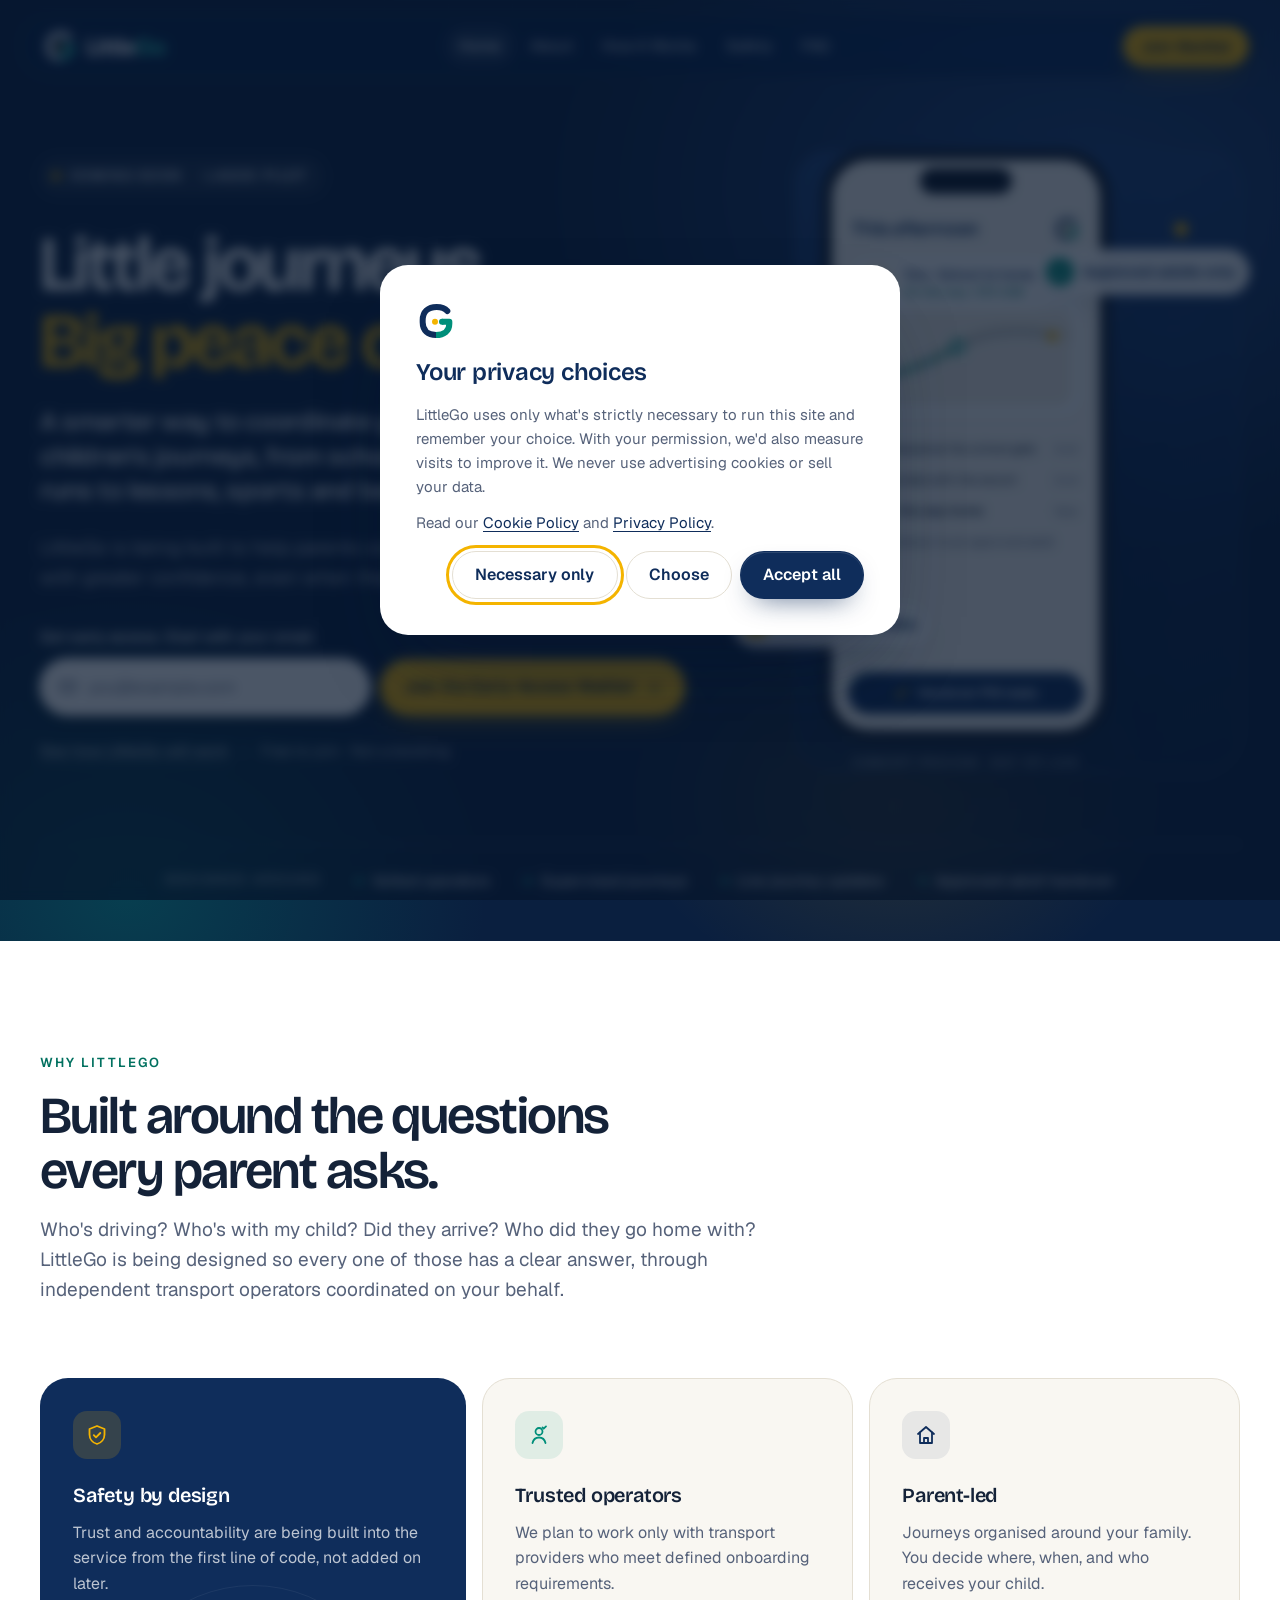
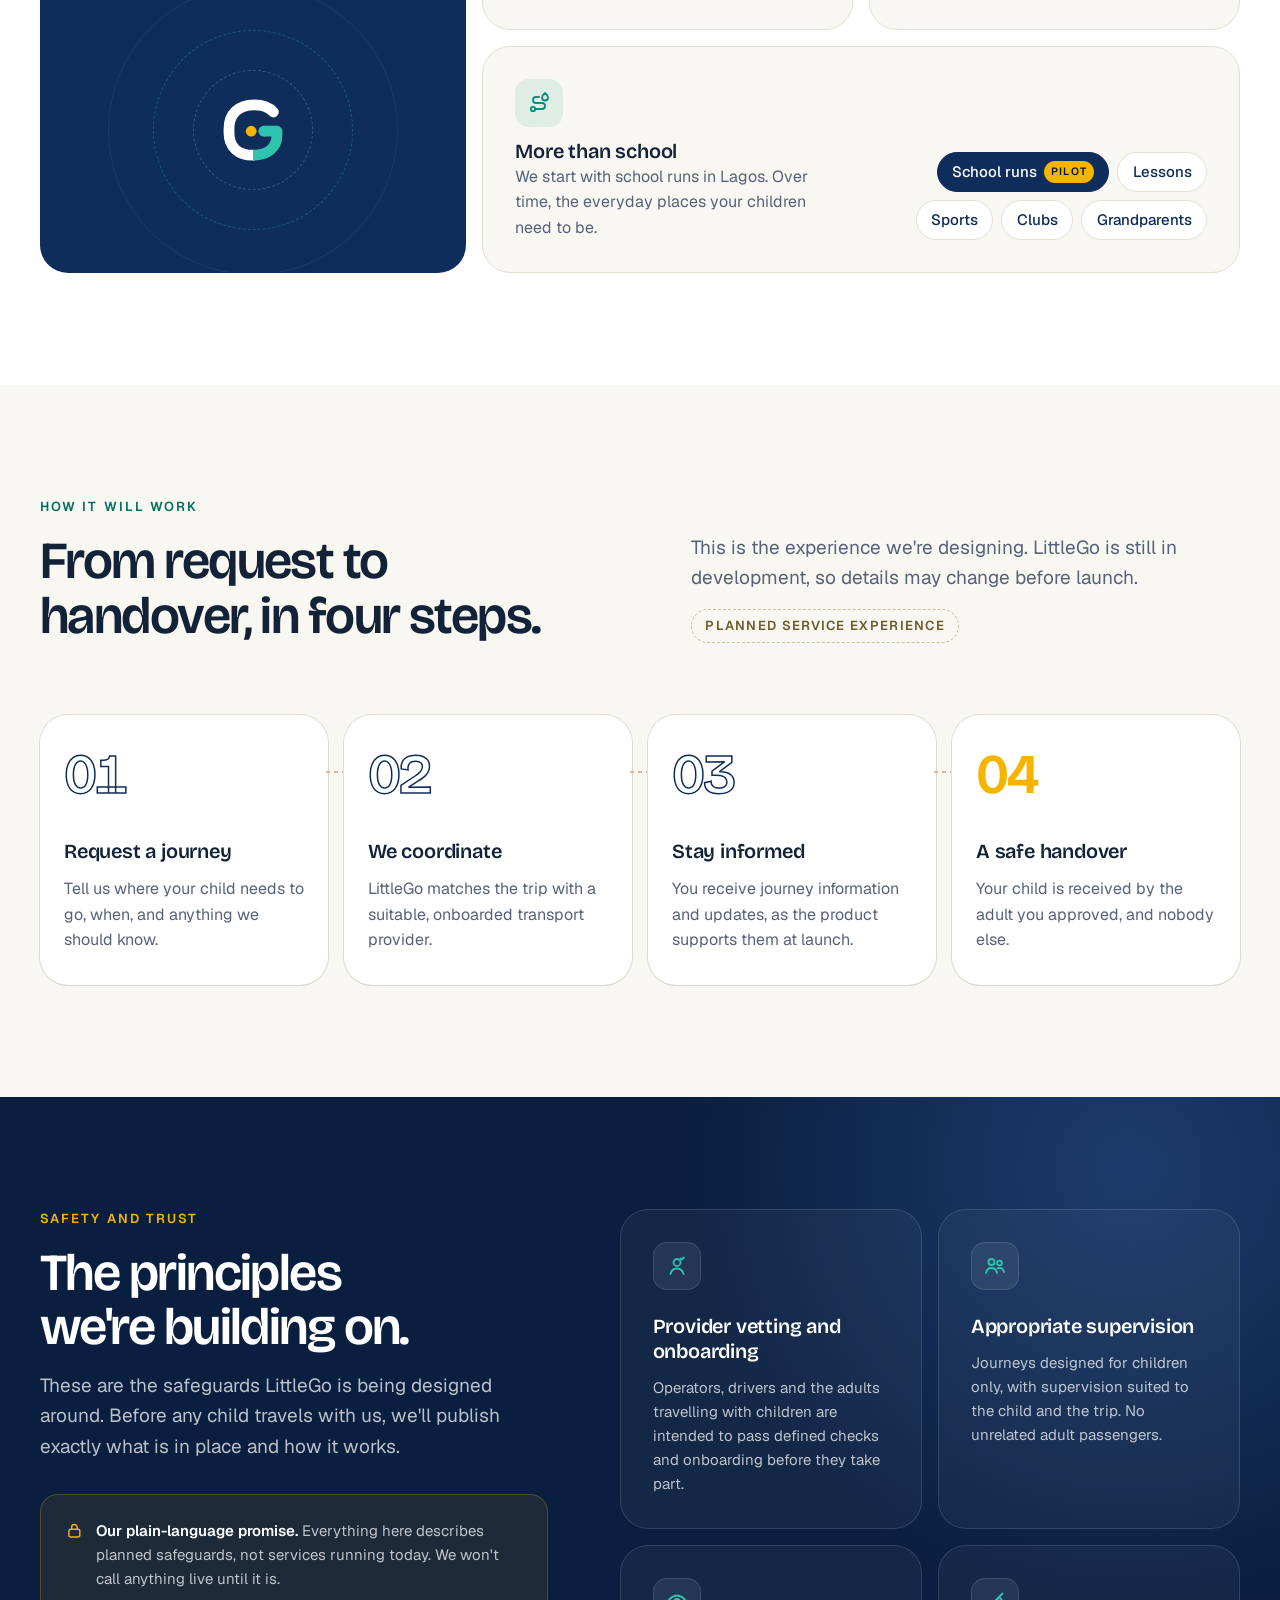
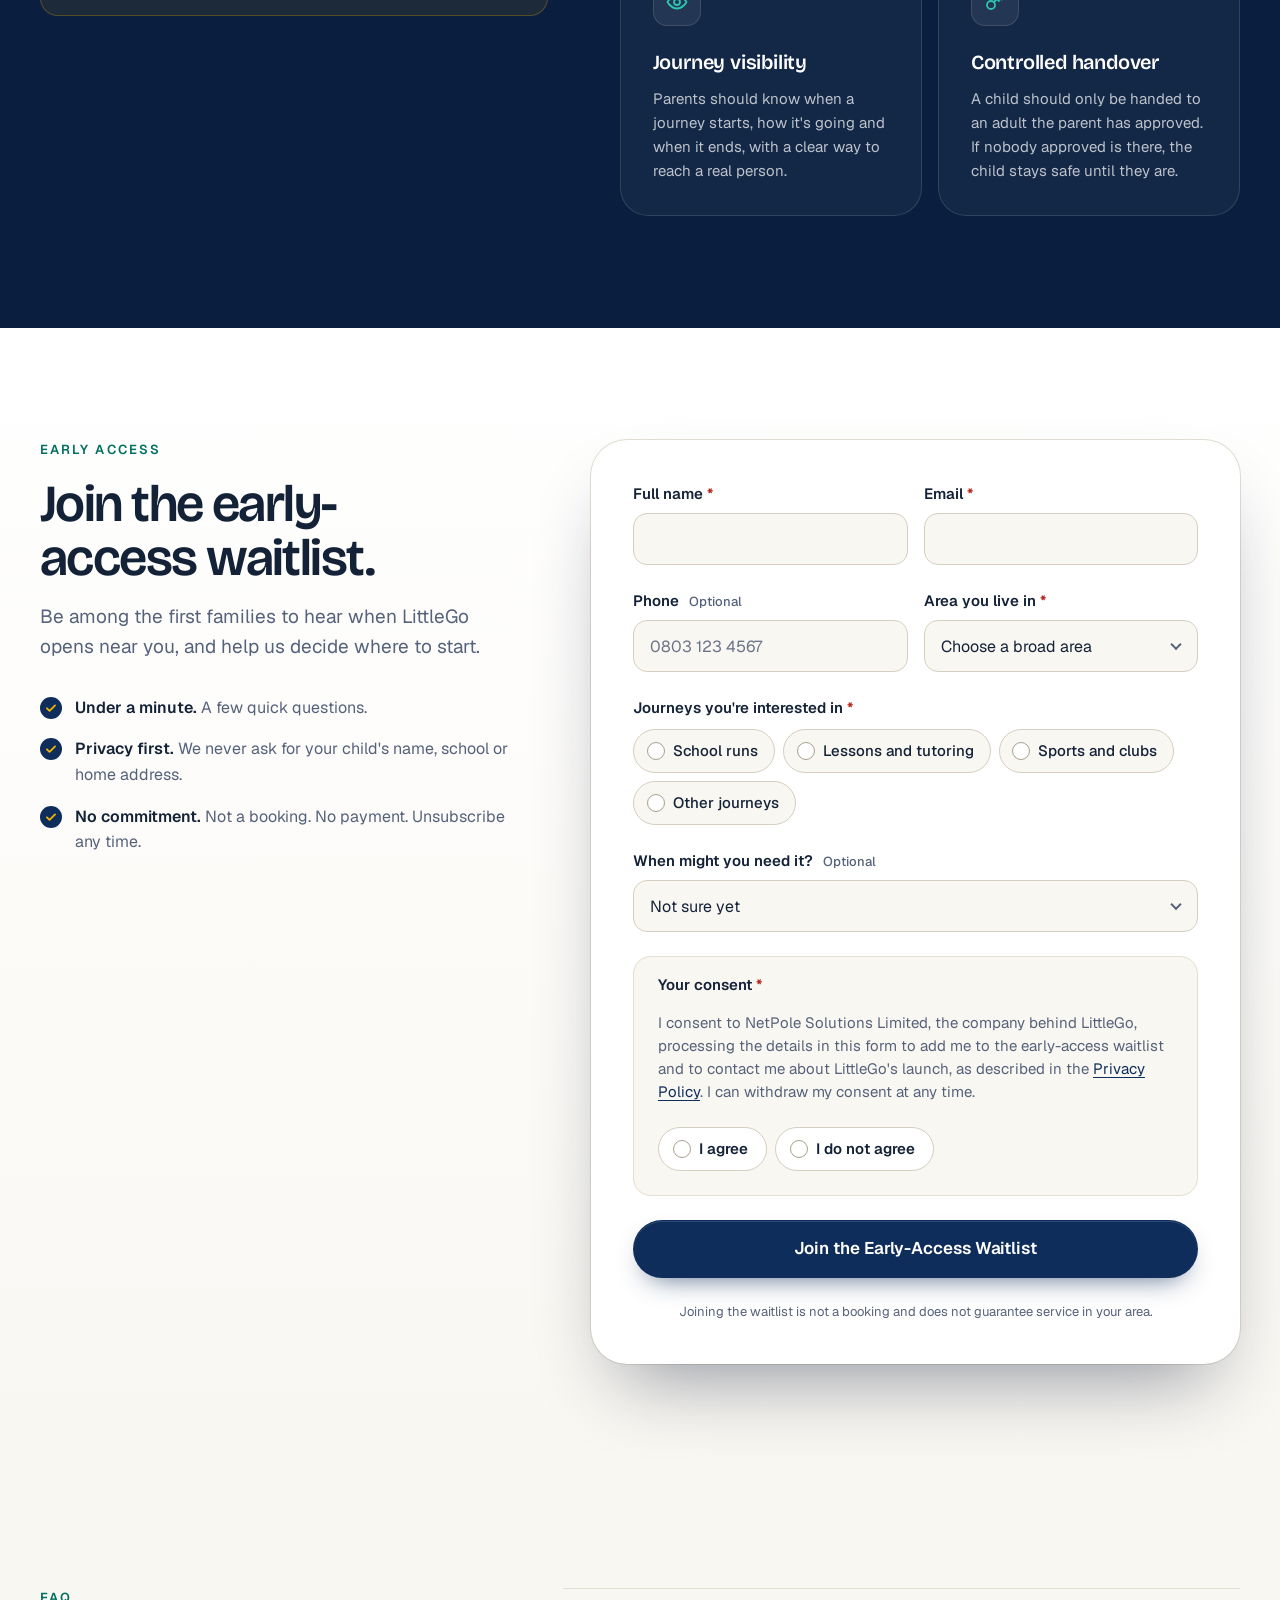
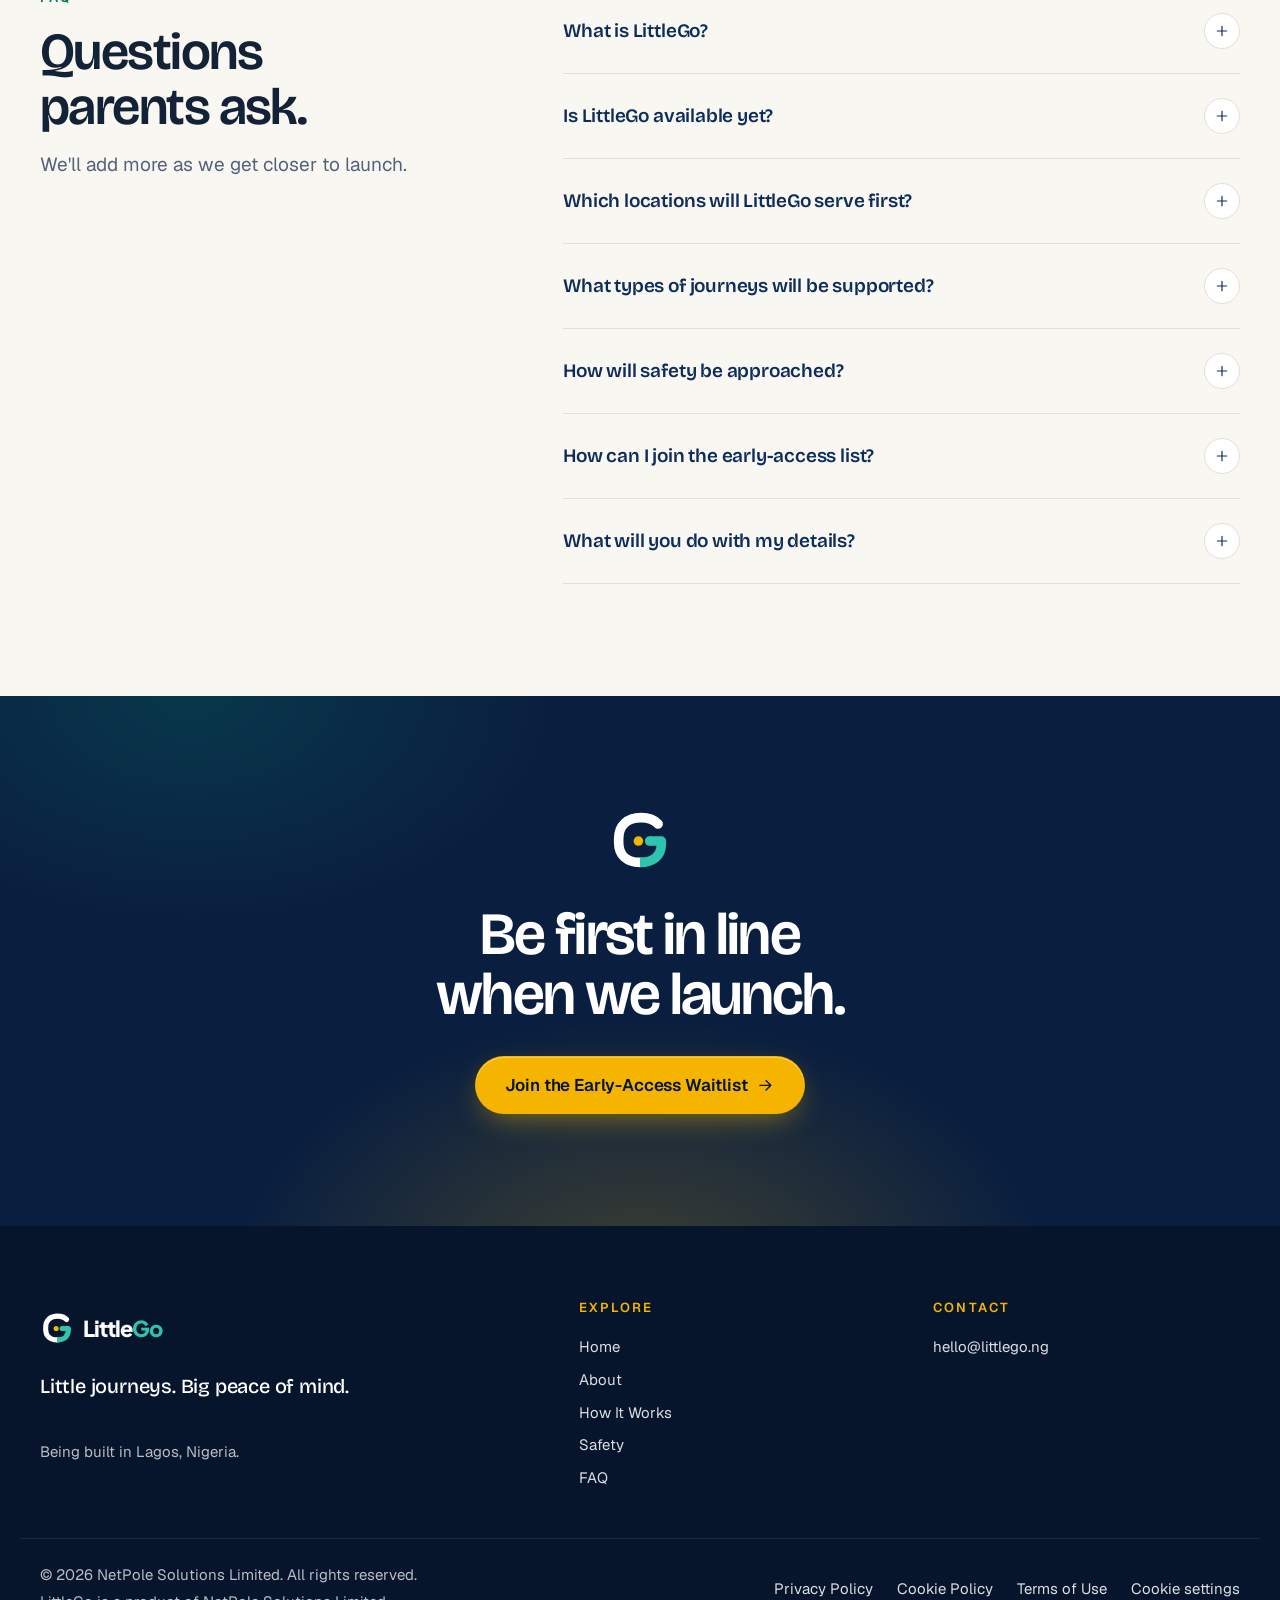
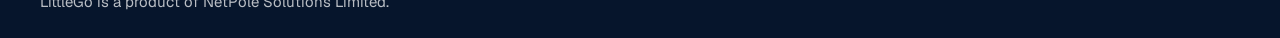
<file: index.html>
<!doctype html>
<html lang="en-NG">
<head>
  <meta charset="utf-8">
  <meta name="viewport" content="width=device-width, initial-scale=1, viewport-fit=cover">
  <title>LittleGo — Little journeys. Big peace of mind.</title>
  <meta name="description" content="LittleGo is being built to help Nigerian parents coordinate their children's journeys — school runs, lessons, sports and beyond — with greater confidence. Coming soon to Lagos. Join the early-access waitlist.">
  <link rel="canonical" href="https://littlego.ng/">
  <meta name="theme-color" content="#0A1F3F">

  <meta property="og:type" content="website">
  <meta property="og:site_name" content="LittleGo">
  <meta property="og:url" content="https://littlego.ng/">
  <meta property="og:title" content="LittleGo — Little journeys. Big peace of mind.">
  <meta property="og:description" content="A smarter way to coordinate your children's journeys, from school runs to lessons, sports and beyond. Coming soon to Lagos.">
  <meta property="og:image" content="https://littlego.ng/assets/img/og-image.png">
  <meta property="og:image:width" content="1200">
  <meta property="og:image:height" content="630">
  <meta property="og:image:alt" content="LittleGo — Little journeys. Big peace of mind. Coming soon to Lagos.">
  <meta property="og:locale" content="en_NG">
  <meta name="twitter:card" content="summary_large_image">
  <meta name="twitter:title" content="LittleGo — Little journeys. Big peace of mind.">
  <meta name="twitter:description" content="A smarter way to coordinate your children's journeys. Coming soon to Lagos.">
  <meta name="twitter:image" content="https://littlego.ng/assets/img/og-image.png">

  <link rel="icon" href="assets/img/favicon.svg" type="image/svg+xml">
  <link rel="apple-touch-icon" href="assets/img/apple-touch-icon.png">
  <link rel="manifest" href="site.webmanifest">

  <link rel="preload" href="assets/fonts/bricolage-grotesque-latin-opsz.woff2" as="font" type="font/woff2" crossorigin>
  <link rel="preload" href="assets/fonts/geist-latin-400.woff2" as="font" type="font/woff2" crossorigin>
  <link rel="stylesheet" href="assets/fonts/fonts.css">
  <link rel="stylesheet" href="assets/css/styles.css">

  <script type="application/ld+json">
  {
    "@context": "https://schema.org",
    "@type": "Organization",
    "name": "LittleGo",
    "url": "https://littlego.ng/",
    "logo": "https://littlego.ng/assets/img/icon-512.png",
    "slogan": "Little journeys. Big peace of mind.",
    "areaServed": "Lagos, Nigeria"
  }
  </script>
</head>
<body>
  <a class="skip-link" href="#main">Skip to content</a>

  <svg width="0" height="0" class="sr-only" aria-hidden="true" focusable="false">
    <!-- LittleGo mark (Option A). Colours come from --mk-body, --mk-accent, --mk-gold. -->
    <symbol id="logo-mark" viewBox="0 0 120 120">
      <path d="M94,30 C86,21 76,18 62,18 C36,18 20,33 20,58 L20,64 C20,89 36,102 60,102" fill="none" stroke="var(--mk-body, #0F2D5B)" stroke-width="18" stroke-linecap="round" stroke-linejoin="round"/>
      <path d="M60,102 C84,102 100,90 100,68 L100,62 L78,62" fill="none" stroke="var(--mk-accent, #008F7A)" stroke-width="18" stroke-linejoin="round"/>
      <circle cx="78" cy="62" r="9" fill="var(--mk-accent, #008F7A)"/>
      <circle cx="57" cy="62" r="9" fill="var(--mk-gold, #F4B400)"/>
    </symbol>
    <symbol id="i-shield" viewBox="0 0 24 24"><path d="M12 3 4.5 6v5.5c0 4.6 3.1 8.4 7.5 9.5 4.4-1.1 7.5-4.9 7.5-9.5V6L12 3Z"/><path d="m8.8 12.2 2.2 2.2 4.3-4.4"/></symbol>
    <symbol id="i-badge" viewBox="0 0 24 24"><circle cx="12" cy="8.5" r="3.5"/><path d="M5.5 20c.8-3.4 3.4-5.5 6.5-5.5s5.7 2.1 6.5 5.5"/><path d="m15.5 4.5 1.2 1.2 2.3-2.3"/></symbol>
    <symbol id="i-home" viewBox="0 0 24 24"><path d="M4 11 12 4l8 7"/><path d="M6 9.5V20h12V9.5"/><path d="M10 20v-5h4v5"/></symbol>
    <symbol id="i-route" viewBox="0 0 24 24"><circle cx="6" cy="18" r="2.2"/><path d="M18 9.5c1.7 0 3-1.3 3-3 0-1.9-3-4.5-3-4.5s-3 2.6-3 4.5c0 1.7 1.3 3 3 3Z"/><path d="M8.2 18H15a3 3 0 0 0 0-6H9a3 3 0 0 1 0-6h3"/></symbol>
    <symbol id="i-eye" viewBox="0 0 24 24"><path d="M2.5 12S6 5.5 12 5.5 21.5 12 21.5 12 18 18.5 12 18.5 2.5 12 2.5 12Z"/><circle cx="12" cy="12" r="3"/></symbol>
    <symbol id="i-people" viewBox="0 0 24 24"><circle cx="8.5" cy="8" r="3"/><circle cx="16.5" cy="9" r="2.4"/><path d="M3 19c.6-3 2.8-5 5.5-5s4.9 2 5.5 5"/><path d="M14.5 14.4c.6-.3 1.3-.4 2-.4 2.2 0 4 1.6 4.5 4"/></symbol>
    <symbol id="i-key" viewBox="0 0 24 24"><circle cx="8" cy="15" r="4"/><path d="m11 12 8.5-8.5M16 7l2.5 2.5M14 9l2 2"/></symbol>
    <symbol id="i-check" viewBox="0 0 24 24"><path d="m5 12.5 4.5 4.5L19 7.5"/></symbol>
    <symbol id="i-arrow" viewBox="0 0 24 24"><path d="M5 12h14M13 6l6 6-6 6"/></symbol>
    <symbol id="i-mail" viewBox="0 0 24 24"><rect x="3" y="5.5" width="18" height="13" rx="2.5"/><path d="m4 7.5 8 6 8-6"/></symbol>
    <symbol id="i-plus" viewBox="0 0 24 24"><path d="M12 5v14M5 12h14"/></symbol>
    <symbol id="i-lock" viewBox="0 0 24 24"><rect x="5" y="10.5" width="14" height="10" rx="2.5"/><path d="M8.5 10.5V8a3.5 3.5 0 0 1 7 0v2.5"/></symbol>
  </svg>

  <!-- ================= HEADER ================= -->
  <header class="site-header" data-header>
    <div class="wrap header-inner">
      <a class="brand" href="#top" aria-label="LittleGo, back to top">
        <svg class="brand-mark" aria-hidden="true" focusable="false"><use href="#logo-mark"/></svg>
        <span class="brand-word"><span class="w-little">Little</span><span class="w-go">Go</span></span>
      </a>

      <nav class="nav" aria-label="Main">
        <ul class="nav-links" id="nav-menu" data-nav-menu role="list">
          <li><a href="#top">Home</a></li>
          <li><a href="#about">About</a></li>
          <li><a href="#how-it-works">How It Works</a></li>
          <li><a href="#safety">Safety</a></li>
          <li><a href="#faq">FAQ</a></li>
          <li class="nav-cta-mobile"><a class="btn btn-gold btn-block" href="#waitlist" data-track="cta_click" data-track-label="menu">Join Waitlist</a></li>
        </ul>
      </nav>

      <div class="header-actions">
        <a class="btn btn-gold btn-sm header-cta" href="#waitlist" data-track="cta_click" data-track-label="header">Join Waitlist</a>
        <button class="nav-toggle" type="button" aria-expanded="false" aria-controls="nav-menu" data-nav-toggle>
          <span class="nav-toggle-bars" aria-hidden="true"></span>
          <span class="sr-only">Menu</span>
        </button>
      </div>
    </div>
  </header>

  <main id="main">
    <!-- ================= HERO ================= -->
    <section class="hero" id="top" aria-labelledby="hero-title">
      <div class="hero-glow" aria-hidden="true"></div>
      <div class="wrap hero-grid">
        <div class="hero-copy">
          <p class="pill pill--dark"><span class="pulse" aria-hidden="true"></span>Coming soon <span class="pill-sep" aria-hidden="true"></span> Lagos pilot</p>
          <h1 id="hero-title" class="display">Little journeys. <br><span class="display-accent">Big peace of mind.</span></h1>
          <p class="hero-sub">A smarter way to coordinate your children's journeys, from school runs to lessons, sports and beyond.</p>
          <p class="hero-body">LittleGo is being built to help parents coordinate their children's journeys with greater confidence, even when they cannot accompany them.</p>

          <form class="quick-join" data-quick-join novalidate>
            <label class="quick-label" for="q-email">Get early access. Start with your email.</label>
            <div class="quick-field">
              <svg class="icon quick-icon" aria-hidden="true"><use href="#i-mail"/></svg>
              <input id="q-email" type="email" name="q_email" autocomplete="email" inputmode="email" placeholder="you@example.com" aria-describedby="q-email-err">
            </div>
            <button class="btn btn-gold" type="submit" data-track="cta_click" data-track-label="hero">
              Join the Early-Access Waitlist
              <svg class="icon" aria-hidden="true"><use href="#i-arrow"/></svg>
            </button>
            <p class="quick-err" id="q-email-err" data-quick-err></p>
          </form>
          <div class="hero-meta">
            <a class="link-quiet" href="#how-it-works" data-track="cta_click" data-track-label="hero_how">See how LittleGo will work</a>
            <span class="hero-meta-dot" aria-hidden="true"></span>
            <span>Free to join · Not a booking</span>
          </div>
        </div>

        <div class="hero-visual" data-hero-visual>
          <div class="hero-photo-frame" data-hero-frame>
            <img class="hero-photo" data-hero-photo alt="" hidden>
            <svg class="hero-route" viewBox="0 0 460 560" aria-hidden="true" focusable="false">
              <path d="M70 520 C 70 380, 260 420, 250 290 S 380 120, 400 40" fill="none" stroke="rgba(255,255,255,.22)" stroke-width="2" stroke-dasharray="2 9" stroke-linecap="round"/>
              <circle cx="70" cy="520" r="7" fill="#2EC4AE"/>
              <circle cx="400" cy="40" r="7" fill="#F4B400"/>
            </svg>
          </div>

          <figure class="phone" aria-labelledby="phone-cap">
            <div class="phone-screen">
              <div class="phone-notch" aria-hidden="true"></div>
              <div class="app">
                <div class="app-top">
                  <span class="app-hello">This afternoon</span>
                  <svg class="app-logo" aria-hidden="true"><use href="#logo-mark"/></svg>
                </div>
                <div class="app-card">
                  <div class="app-card-head">
                    <span class="app-avatar" aria-hidden="true">T</span>
                    <div>
                      <p class="app-name">Tolu · School to home</p>
                      <p class="app-eta">On the way · ETA 3:55</p>
                    </div>
                  </div>
                  <div class="app-map" aria-hidden="true">
                    <svg viewBox="0 0 260 110" preserveAspectRatio="none">
                      <path d="M0 80 Q 70 70 120 40 T 260 30" fill="none" stroke="#E4DFD3" stroke-width="12" stroke-linecap="round"/>
                      <path d="M20 78 Q 70 70 120 42" fill="none" stroke="#008F7A" stroke-width="4" stroke-linecap="round"/>
                      <path d="M120 42 Q 170 18 236 30" fill="none" stroke="#0F2D5B" stroke-width="3" stroke-linecap="round" stroke-dasharray="1 7"/>
                      <circle cx="120" cy="42" r="7" fill="#fff" stroke="#008F7A" stroke-width="4"/>
                      <circle cx="236" cy="30" r="6" fill="#F4B400"/>
                    </svg>
                  </div>
                </div>
                <ol class="app-steps">
                  <li class="done"><span class="dot"></span><span>Released at the school gate</span><time>3:12</time></li>
                  <li class="done"><span class="dot"></span><span>Boarded with the escort</span><time>3:14</time></li>
                  <li class="now"><span class="dot"></span><span>On the way home</span><time>Now</time></li>
                  <li><span class="dot"></span><span>Handover to an approved adult</span><time></time></li>
                </ol>
                <div class="app-pin"><svg class="icon" aria-hidden="true"><use href="#i-key"/></svg>Handover PIN ready</div>
              </div>
            </div>
            <figcaption id="phone-cap" class="phone-cap">Concept preview · not yet live</figcaption>
          </figure>

          <div class="chip-float chip-float--a" aria-hidden="true"><span class="chip-ico chip-ico--teal"><svg class="icon"><use href="#i-check"/></svg></span>Approved adults only</div>
          <div class="chip-float chip-float--b" aria-hidden="true"><span class="chip-ico chip-ico--gold"><svg class="icon"><use href="#i-people"/></svg></span>Children-only rides</div>
        </div>
      </div>

      <div class="wrap">
        <ul class="principles" role="list" aria-label="Designed around">
          <li><span class="principles-label">Designed around</span></li>
          <li>Vetted operators</li>
          <li>Supervised journeys</li>
          <li>Live journey updates</li>
          <li>Approved-adult handover</li>
        </ul>
      </div>
    </section>

    <!-- ================= ABOUT / VALUE ================= -->
    <section class="section" id="about" aria-labelledby="about-title">
      <div class="wrap">
        <header class="section-head">
          <p class="eyebrow">Why LittleGo</p>
          <h2 id="about-title" class="h2">Built around the questions every parent asks.</h2>
          <p class="lede">Who's driving? Who's with my child? Did they arrive? Who did they go home with? LittleGo is being designed so every one of those has a clear answer, through independent transport operators coordinated on your behalf.</p>
        </header>

        <ul class="bento" role="list">
          <li class="bento-card bento-card--hero">
            <div class="bento-top">
              <span class="ico ico--gold"><svg class="icon" aria-hidden="true"><use href="#i-shield"/></svg></span>
              <h3 class="h3">Safety by design</h3>
              <p>Trust and accountability are being built into the service from the first line of code, not added on later.</p>
            </div>
            <div class="bento-art" aria-hidden="true">
              <div class="ring ring-1"></div><div class="ring ring-2"></div><div class="ring ring-3"></div>
              <svg class="bento-mark"><use href="#logo-mark"/></svg>
            </div>
          </li>
          <li class="bento-card">
            <span class="ico ico--teal"><svg class="icon" aria-hidden="true"><use href="#i-badge"/></svg></span>
            <h3 class="h3">Trusted operators</h3>
            <p>We plan to work only with transport providers who meet defined onboarding requirements.</p>
          </li>
          <li class="bento-card">
            <span class="ico ico--navy"><svg class="icon" aria-hidden="true"><use href="#i-home"/></svg></span>
            <h3 class="h3">Parent-led</h3>
            <p>Journeys organised around your family. You decide where, when, and who receives your child.</p>
          </li>
          <li class="bento-card bento-card--wide">
            <div>
              <span class="ico ico--teal"><svg class="icon" aria-hidden="true"><use href="#i-route"/></svg></span>
              <h3 class="h3">More than school</h3>
              <p>We start with school runs in Lagos. Over time, the everyday places your children need to be.</p>
            </div>
            <ul class="destinations" role="list" aria-label="Planned destinations">
              <li class="is-first">School runs <span>Pilot</span></li>
              <li>Lessons</li>
              <li>Sports</li>
              <li>Clubs</li>
              <li>Grandparents</li>
            </ul>
          </li>
        </ul>
      </div>
    </section>

    <!-- ================= HOW IT WORKS ================= -->
    <section class="section section--sand" id="how-it-works" aria-labelledby="how-title">
      <div class="wrap">
        <header class="section-head section-head--split">
          <div>
            <p class="eyebrow">How it will work</p>
            <h2 id="how-title" class="h2">From request to handover, in four steps.</h2>
          </div>
          <div>
            <p class="lede">This is the experience we're designing. LittleGo is still in development, so details may change before launch.</p>
            <p class="tag-planned">Planned service experience</p>
          </div>
        </header>

        <ol class="steps" role="list">
          <li class="step">
            <span class="step-num" aria-hidden="true">01</span>
            <h3 class="h3">Request a journey</h3>
            <p>Tell us where your child needs to go, when, and anything we should know.</p>
          </li>
          <li class="step">
            <span class="step-num" aria-hidden="true">02</span>
            <h3 class="h3">We coordinate</h3>
            <p>LittleGo matches the trip with a suitable, onboarded transport provider.</p>
          </li>
          <li class="step">
            <span class="step-num" aria-hidden="true">03</span>
            <h3 class="h3">Stay informed</h3>
            <p>You receive journey information and updates, as the product supports them at launch.</p>
          </li>
          <li class="step">
            <span class="step-num" aria-hidden="true">04</span>
            <h3 class="h3">A safe handover</h3>
            <p>Your child is received by the adult you approved, and nobody else.</p>
          </li>
        </ol>
      </div>
    </section>

    <!-- ================= SAFETY ================= -->
    <section class="section section--navy" id="safety" aria-labelledby="safety-title">
      <div class="wrap safety">
        <header class="safety-head">
          <p class="eyebrow eyebrow--gold">Safety and trust</p>
          <h2 id="safety-title" class="h2">The principles we're building on.</h2>
          <p class="lede">These are the safeguards LittleGo is being designed around. Before any child travels with us, we'll publish exactly what is in place and how it works.</p>
          <div class="promise">
            <svg class="icon" aria-hidden="true"><use href="#i-lock"/></svg>
            <p><strong>Our plain-language promise.</strong> Everything here describes planned safeguards, not services running today. We won't call anything live until it is.</p>
          </div>
        </header>

        <ul class="safety-grid" role="list">
          <li class="safety-card">
            <span class="ico ico--glass"><svg class="icon" aria-hidden="true"><use href="#i-badge"/></svg></span>
            <h3 class="h3">Provider vetting and onboarding</h3>
            <p>Operators, drivers and the adults travelling with children are intended to pass defined checks and onboarding before they take part.</p>
          </li>
          <li class="safety-card">
            <span class="ico ico--glass"><svg class="icon" aria-hidden="true"><use href="#i-people"/></svg></span>
            <h3 class="h3">Appropriate supervision</h3>
            <p>Journeys designed for children only, with supervision suited to the child and the trip. No unrelated adult passengers.</p>
          </li>
          <li class="safety-card">
            <span class="ico ico--glass"><svg class="icon" aria-hidden="true"><use href="#i-eye"/></svg></span>
            <h3 class="h3">Journey visibility</h3>
            <p>Parents should know when a journey starts, how it's going and when it ends, with a clear way to reach a real person.</p>
          </li>
          <li class="safety-card">
            <span class="ico ico--glass"><svg class="icon" aria-hidden="true"><use href="#i-key"/></svg></span>
            <h3 class="h3">Controlled handover</h3>
            <p>A child should only be handed to an adult the parent has approved. If nobody approved is there, the child stays safe until they are.</p>
          </li>
        </ul>
      </div>
    </section>

    <!-- ================= WAITLIST ================= -->
    <section class="section waitlist-section" id="waitlist" aria-labelledby="waitlist-title">
      <div class="wrap waitlist">
        <div class="waitlist-copy">
          <p class="eyebrow">Early access</p>
          <h2 id="waitlist-title" class="h2">Join the early-access waitlist.</h2>
          <p class="lede">Be among the first families to hear when LittleGo opens near you, and help us decide where to start.</p>
          <ul class="assurances" role="list">
            <li><svg class="icon" aria-hidden="true"><use href="#i-check"/></svg><span><strong>Under a minute.</strong> A few quick questions.</span></li>
            <li><svg class="icon" aria-hidden="true"><use href="#i-check"/></svg><span><strong>Privacy first.</strong> We never ask for your child's name, school or home address.</span></li>
            <li><svg class="icon" aria-hidden="true"><use href="#i-check"/></svg><span><strong>No commitment.</strong> Not a booking. No payment. Unsubscribe any time.</span></li>
          </ul>
        </div>

        <div class="form-card">
          <form class="waitlist-form" data-waitlist-form novalidate>
            <div class="form-fields" data-form-fields>
              <div class="form-row">
                <div class="field">
                  <label for="f-name">Full name <span class="req" aria-hidden="true">*</span></label>
                  <input id="f-name" name="full_name" type="text" autocomplete="name" required maxlength="120" aria-describedby="f-name-err">
                  <p class="field-error" id="f-name-err" data-error-for="full_name"></p>
                </div>
                <div class="field">
                  <label for="f-email">Email <span class="req" aria-hidden="true">*</span></label>
                  <input id="f-email" name="email" type="email" autocomplete="email" inputmode="email" required maxlength="254" aria-describedby="f-email-err">
                  <p class="field-error" id="f-email-err" data-error-for="email"></p>
                </div>
              </div>

              <div class="form-row">
                <div class="field">
                  <label for="f-phone">Phone <span class="opt">Optional</span></label>
                  <input id="f-phone" name="phone" type="tel" autocomplete="tel" inputmode="tel" maxlength="20" placeholder="0803 123 4567" aria-describedby="f-phone-err">
                  <p class="field-error" id="f-phone-err" data-error-for="phone"></p>
                </div>
                <div class="field">
                  <label for="f-area">Area you live in <span class="req" aria-hidden="true">*</span></label>
                  <div class="select-wrap">
                    <select id="f-area" name="area" required aria-describedby="f-area-err" data-area-select>
                      <option value="">Choose a broad area</option>
                      <!-- Options come from "areas" in config.js -->
                    </select>
                  </div>
                  <p class="field-error" id="f-area-err" data-error-for="area"></p>
                </div>
              </div>

              <fieldset class="field field--group" aria-describedby="f-journeys-err">
                <legend>Journeys you're interested in <span class="req" aria-hidden="true">*</span></legend>
                <div class="chips">
                  <label class="chip"><input type="checkbox" name="journeys" value="school"><span>School runs</span></label>
                  <label class="chip"><input type="checkbox" name="journeys" value="lessons"><span>Lessons and tutoring</span></label>
                  <label class="chip"><input type="checkbox" name="journeys" value="sports_clubs"><span>Sports and clubs</span></label>
                  <label class="chip"><input type="checkbox" name="journeys" value="other"><span>Other journeys</span></label>
                </div>
                <p class="field-error" id="f-journeys-err" data-error-for="journeys"></p>
              </fieldset>

              <div class="field">
                <label for="f-start">When might you need it? <span class="opt">Optional</span></label>
                <div class="select-wrap">
                  <select id="f-start" name="start_window">
                    <option value="">Not sure yet</option>
                    <option value="asap">As soon as it's available</option>
                    <option value="next_term">From next school term</option>
                    <option value="within_6_months">Within the next 6 months</option>
                    <option value="later">Later than that</option>
                  </select>
                </div>
              </div>

              <div class="hp" aria-hidden="true">
                <label for="f-website">Leave this field empty</label>
                <input id="f-website" name="website" type="text" tabindex="-1" autocomplete="off">
              </div>

              <fieldset class="field field--group consent-box" aria-describedby="f-consent-text f-consent-err">
                <legend>Your consent <span class="req" aria-hidden="true">*</span></legend>
                <p class="consent-text" id="f-consent-text">I consent to NetPole Solutions Limited, the company behind LittleGo, processing the details in this form to add me to the early-access waitlist and to contact me about LittleGo's launch, as described in the <a href="privacy.html">Privacy Policy</a>. I can withdraw my consent at any time.</p>
                <div class="consent-options">
                  <label class="choice"><input type="radio" name="consent" value="agree"><span>I agree</span></label>
                  <label class="choice"><input type="radio" name="consent" value="disagree"><span>I do not agree</span></label>
                </div>
                <p class="field-error" id="f-consent-err" data-error-for="consent"></p>
              </fieldset>

              <p class="form-alert" role="alert" data-form-alert hidden></p>

              <button class="btn btn-navy btn-lg btn-block" type="submit" data-submit>
                <span class="btn-label">Join the Early-Access Waitlist</span>
                <span class="spinner" aria-hidden="true"></span>
              </button>
              <p class="form-fine">Joining the waitlist is not a booking and does not guarantee service in your area.</p>
            </div>

            <div class="form-success" data-form-success tabindex="-1" hidden>
              <span class="success-mark" aria-hidden="true"><svg><use href="#logo-mark"/></svg></span>
              <h3 class="h2">You're on the list<span data-success-name></span>.</h3>
              <p>We'll email you when early access opens in your area. Nothing else is needed from you for now.</p>
              <p class="form-fine">Joining doesn't book a journey or guarantee service.</p>
            </div>
          </form>
        </div>
      </div>
    </section>

    <!-- ================= FAQ ================= -->
    <section class="section section--sand" id="faq" aria-labelledby="faq-title">
      <div class="wrap faq">
        <header class="faq-head">
          <p class="eyebrow">FAQ</p>
          <h2 id="faq-title" class="h2">Questions parents ask.</h2>
          <p class="lede">We'll add more as we get closer to launch.</p>
        </header>
        <div class="faq-list">
          <details class="qa">
            <summary>What is LittleGo?<span class="qa-ico" aria-hidden="true"><svg class="icon"><use href="#i-plus"/></svg></span></summary>
            <p>A parent-directed platform being developed to coordinate children's everyday journeys through independent transport operators. We start with school-to-home trips, and plan to add lessons, sports, clubs and visits to family.</p>
          </details>
          <details class="qa">
            <summary>Is LittleGo available yet?<span class="qa-ico" aria-hidden="true"><svg class="icon"><use href="#i-plus"/></svg></span></summary>
            <p>Not yet. LittleGo is currently being developed and is not taking bookings. Joining the waitlist is the best way to hear first when early access opens.</p>
          </details>
          <details class="qa">
            <summary>Which locations will LittleGo serve first?<span class="qa-ico" aria-hidden="true"><svg class="icon"><use href="#i-plus"/></svg></span></summary>
            <p>We're starting with a pilot in Lagos. Where we go next depends partly on demand, so telling us your general area on the waitlist genuinely helps us decide.</p>
          </details>
          <details class="qa">
            <summary>What types of journeys will be supported?<span class="qa-ico" aria-hidden="true"><svg class="icon"><use href="#i-plus"/></svg></span></summary>
            <p>School runs come first. Over time we plan to support lessons and tutoring, sports and clubs, and other trusted destinations such as grandparents' homes.</p>
          </details>
          <details class="qa">
            <summary>How will safety be approached?<span class="qa-ico" aria-hidden="true"><svg class="icon"><use href="#i-plus"/></svg></span></summary>
            <p>Through provider vetting and onboarding, appropriate supervision, journey updates for parents, and handover only to adults you approve. These are planned safeguards, and we'll publish exactly what is in place before launch. <a href="#safety">Read our safety principles</a>.</p>
          </details>
          <details class="qa">
            <summary>How can I join the early-access list?<span class="qa-ico" aria-hidden="true"><svg class="icon"><use href="#i-plus"/></svg></span></summary>
            <p>Fill in the short <a href="#waitlist">waitlist form</a>. We only ask for your name, email, a general area and the journeys you're interested in. Joining is free, isn't a booking, and doesn't guarantee service availability.</p>
          </details>
          <details class="qa">
            <summary>What will you do with my details?<span class="qa-ico" aria-hidden="true"><svg class="icon"><use href="#i-plus"/></svg></span></summary>
            <p>We use them to send you launch updates and to understand where demand is. We don't sell them. You can unsubscribe or ask us to delete them at any time. See the <a href="privacy.html">privacy notice</a>.</p>
          </details>
        </div>
      </div>
    </section>

    <!-- ================= CLOSING CTA ================= -->
    <section class="closing" aria-labelledby="closing-title">
      <div class="wrap closing-inner">
        <svg class="closing-mark" aria-hidden="true"><use href="#logo-mark"/></svg>
        <h2 id="closing-title" class="display display--sm">Be first in line when we launch.</h2>
        <a class="btn btn-gold btn-lg" href="#waitlist" data-track="cta_click" data-track-label="closing">Join the Early-Access Waitlist <svg class="icon" aria-hidden="true"><use href="#i-arrow"/></svg></a>
      </div>
    </section>
  </main>

  <!-- ================= FOOTER ================= -->
  <footer class="site-footer">
    <div class="wrap footer-grid">
      <div class="footer-brand">
        <a class="brand brand--light" href="#top" aria-label="LittleGo, back to top">
          <svg class="brand-mark" aria-hidden="true" focusable="false"><use href="#logo-mark"/></svg>
          <span class="brand-word"><span class="w-little">Little</span><span class="w-go">Go</span></span>
        </a>
        <p class="footer-tagline">Little journeys. Big peace of mind.</p>
        <p class="footer-note">Being built in Lagos, Nigeria.</p>
      </div>
      <nav aria-label="Footer">
        <h2 class="footer-heading">Explore</h2>
        <ul role="list">
          <li><a href="#top">Home</a></li>
          <li><a href="#about">About</a></li>
          <li><a href="#how-it-works">How It Works</a></li>
          <li><a href="#safety">Safety</a></li>
          <li><a href="#faq">FAQ</a></li>
        </ul>
      </nav>
      <div>
        <h2 class="footer-heading">Contact</h2>
        <p class="footer-contact" data-contact></p>
        <ul class="social" role="list" data-social hidden></ul>
      </div>
    </div>
    <div class="wrap footer-bottom">
      <div class="footer-legal">
        <p>© <span data-year>2026</span> NetPole Solutions Limited. All rights reserved.</p>
        <p>LittleGo is a product of NetPole Solutions Limited.</p>
      </div>
      <ul role="list">
        <li><a href="privacy.html">Privacy Policy</a></li>
        <li><a href="cookies.html">Cookie Policy</a></li>
        <li><a href="terms.html">Terms of Use</a></li>
        <li><button class="link-button" type="button" data-cookie-settings>Cookie settings</button></li>
      </ul>
    </div>
  </footer>

  <!-- Cookie consent: blocks the page until the visitor makes a choice. -->
  <div class="cookie-modal" data-cookie-modal hidden>
    <div class="cookie-dialog" role="dialog" aria-modal="true" aria-labelledby="cookie-title" aria-describedby="cookie-desc" tabindex="-1">
      <svg class="cookie-mark" aria-hidden="true"><use href="#logo-mark"/></svg>
      <h2 id="cookie-title" class="h3">Your privacy choices</h2>
      <div id="cookie-desc" class="cookie-desc">
        <p>LittleGo uses only what's strictly necessary to run this site and remember your choice. With your permission, we'd also measure visits to improve it. We never use advertising cookies or sell your data.</p>
        <p>Read our <a href="cookies.html">Cookie Policy</a> and <a href="privacy.html">Privacy Policy</a>.</p>
      </div>
      <div class="cookie-prefs" data-cookie-prefs hidden>
        <label class="pref"><input type="checkbox" checked disabled><span><strong>Strictly necessary</strong> Always on. Remembers your privacy choice.</span></label>
        <label class="pref"><input type="checkbox" data-pref-analytics><span><strong>Analytics</strong> Counts visits and button clicks so we can improve the site.</span></label>
      </div>
      <div class="cookie-actions">
        <button class="btn btn-ghost" type="button" data-cookie-choice="necessary">Necessary only</button>
        <button class="btn btn-ghost" type="button" data-cookie-customise>Choose</button>
        <button class="btn btn-navy" type="button" data-cookie-choice="all">Accept all</button>
        <button class="btn btn-navy" type="button" data-cookie-choice="custom" hidden>Save my choices</button>
      </div>
    </div>
  </div>

  <script src="config.js"></script>
  <script src="assets/js/main.js" defer></script>
</body>
</html>
</file>
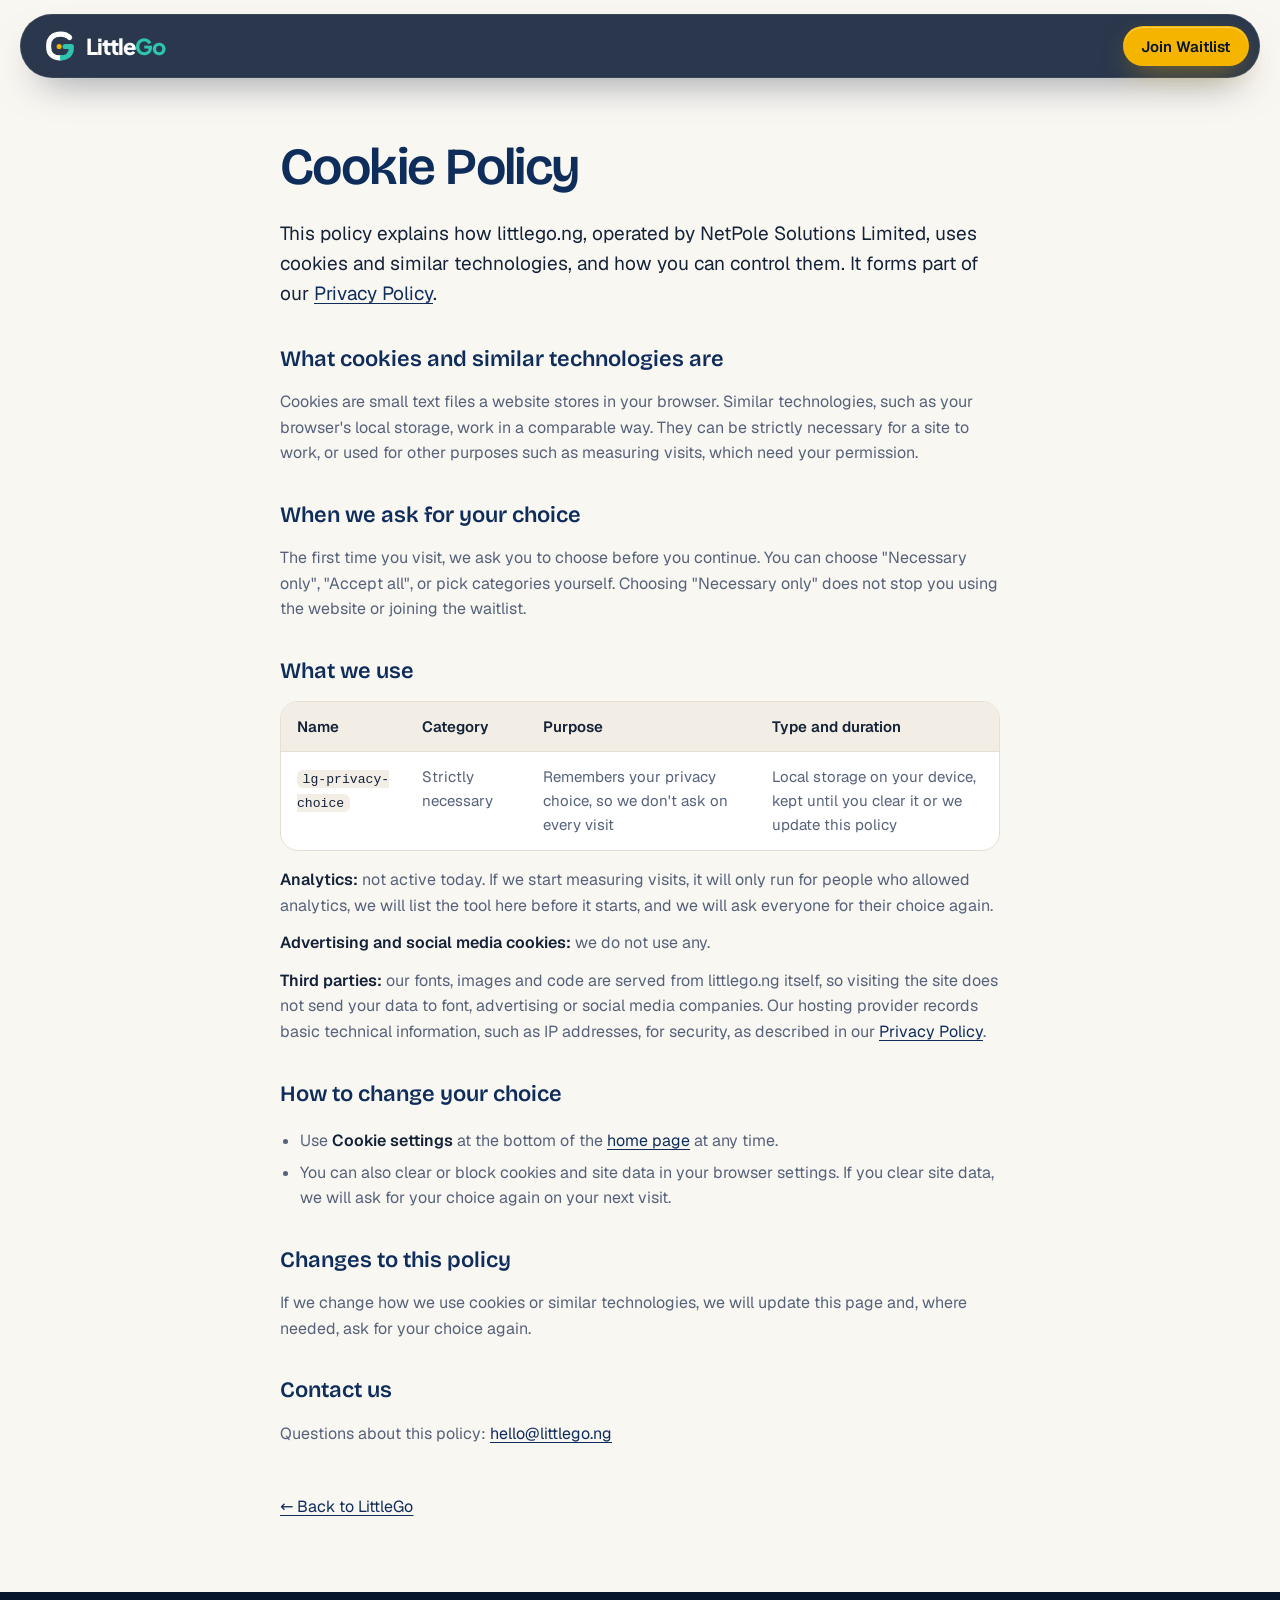
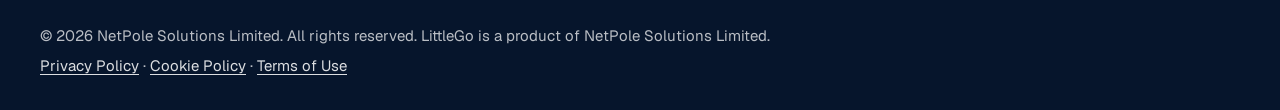
<file: cookies.html>
<!doctype html>
<html lang="en-NG">
<head>
  <meta charset="utf-8">
  <meta name="viewport" content="width=device-width, initial-scale=1">
  <title>Cookie Policy — LittleGo</title>
  <meta name="description" content="How littlego.ng uses cookies and similar technologies, and how to change your choice.">
  <link rel="canonical" href="https://littlego.ng/cookies.html">
  <link rel="icon" href="assets/img/favicon.svg" type="image/svg+xml">
  <link rel="apple-touch-icon" href="assets/img/apple-touch-icon.png">
  <link rel="stylesheet" href="assets/fonts/fonts.css">
  <link rel="stylesheet" href="assets/css/styles.css">
</head>
<body class="doc-page">
  <header class="site-header is-scrolled">
    <div class="wrap header-inner">
      <a class="brand" href="index.html" aria-label="LittleGo home">
        <img class="brand-mark" src="assets/img/logo-mark-reversed.svg" alt="" width="34" height="34">
        <span class="brand-word"><span class="w-little">Little</span><span class="w-go">Go</span></span>
      </a>
      <a class="btn btn-gold btn-sm" href="index.html#waitlist">Join Waitlist</a>
    </div>
  </header>

  <main class="wrap doc" id="main">
    <!-- Last updated 23 October 2026 (kept here, not shown on the page).
         If analytics is switched on in config.js, add the tool to the table below
         first, and bump CHOICE_VERSION in assets/js/main.js so visitors are asked again. -->
    <h1>Cookie Policy</h1>

    <p class="doc-lede">This policy explains how littlego.ng, operated by NetPole Solutions Limited, uses cookies and similar technologies, and how you can control them. It forms part of our <a href="privacy.html">Privacy Policy</a>.</p>

    <h2>What cookies and similar technologies are</h2>
    <p>Cookies are small text files a website stores in your browser. Similar technologies, such as your browser's local storage, work in a comparable way. They can be strictly necessary for a site to work, or used for other purposes such as measuring visits, which need your permission.</p>

    <h2>When we ask for your choice</h2>
    <p>The first time you visit, we ask you to choose before you continue. You can choose "Necessary only", "Accept all", or pick categories yourself. Choosing "Necessary only" does not stop you using the website or joining the waitlist.</p>

    <h2>What we use</h2>
    <div class="table-wrap">
      <table>
        <thead><tr><th scope="col">Name</th><th scope="col">Category</th><th scope="col">Purpose</th><th scope="col">Type and duration</th></tr></thead>
        <tbody>
          <tr><td><code>lg-privacy-choice</code></td><td>Strictly necessary</td><td>Remembers your privacy choice, so we don't ask on every visit</td><td>Local storage on your device, kept until you clear it or we update this policy</td></tr>
        </tbody>
      </table>
    </div>
    <p><strong>Analytics:</strong> not active today. If we start measuring visits, it will only run for people who allowed analytics, we will list the tool here before it starts, and we will ask everyone for their choice again.</p>
    <p><strong>Advertising and social media cookies:</strong> we do not use any.</p>
    <p><strong>Third parties:</strong> our fonts, images and code are served from littlego.ng itself, so visiting the site does not send your data to font, advertising or social media companies. Our hosting provider records basic technical information, such as IP addresses, for security, as described in our <a href="privacy.html#what-we-collect">Privacy Policy</a>.</p>

    <h2>How to change your choice</h2>
    <ul>
      <li>Use <strong>Cookie settings</strong> at the bottom of the <a href="index.html">home page</a> at any time.</li>
      <li>You can also clear or block cookies and site data in your browser settings. If you clear site data, we will ask for your choice again on your next visit.</li>
    </ul>

    <h2>Changes to this policy</h2>
    <p>If we change how we use cookies or similar technologies, we will update this page and, where needed, ask for your choice again.</p>

    <h2>Contact us</h2>
    <p>Questions about this policy: <a href="mailto:hello@littlego.ng">hello@littlego.ng</a></p>

    <p class="doc-back"><a href="index.html">← Back to LittleGo</a></p>
  </main>

  <footer class="doc-footer">
    <div class="wrap">
      <p>© 2026 NetPole Solutions Limited. All rights reserved. LittleGo is a product of NetPole Solutions Limited.</p>
      <p><a href="privacy.html">Privacy Policy</a> · <a href="cookies.html">Cookie Policy</a> · <a href="terms.html">Terms of Use</a></p>
    </div>
  </footer>
</body>
</html>
</file>
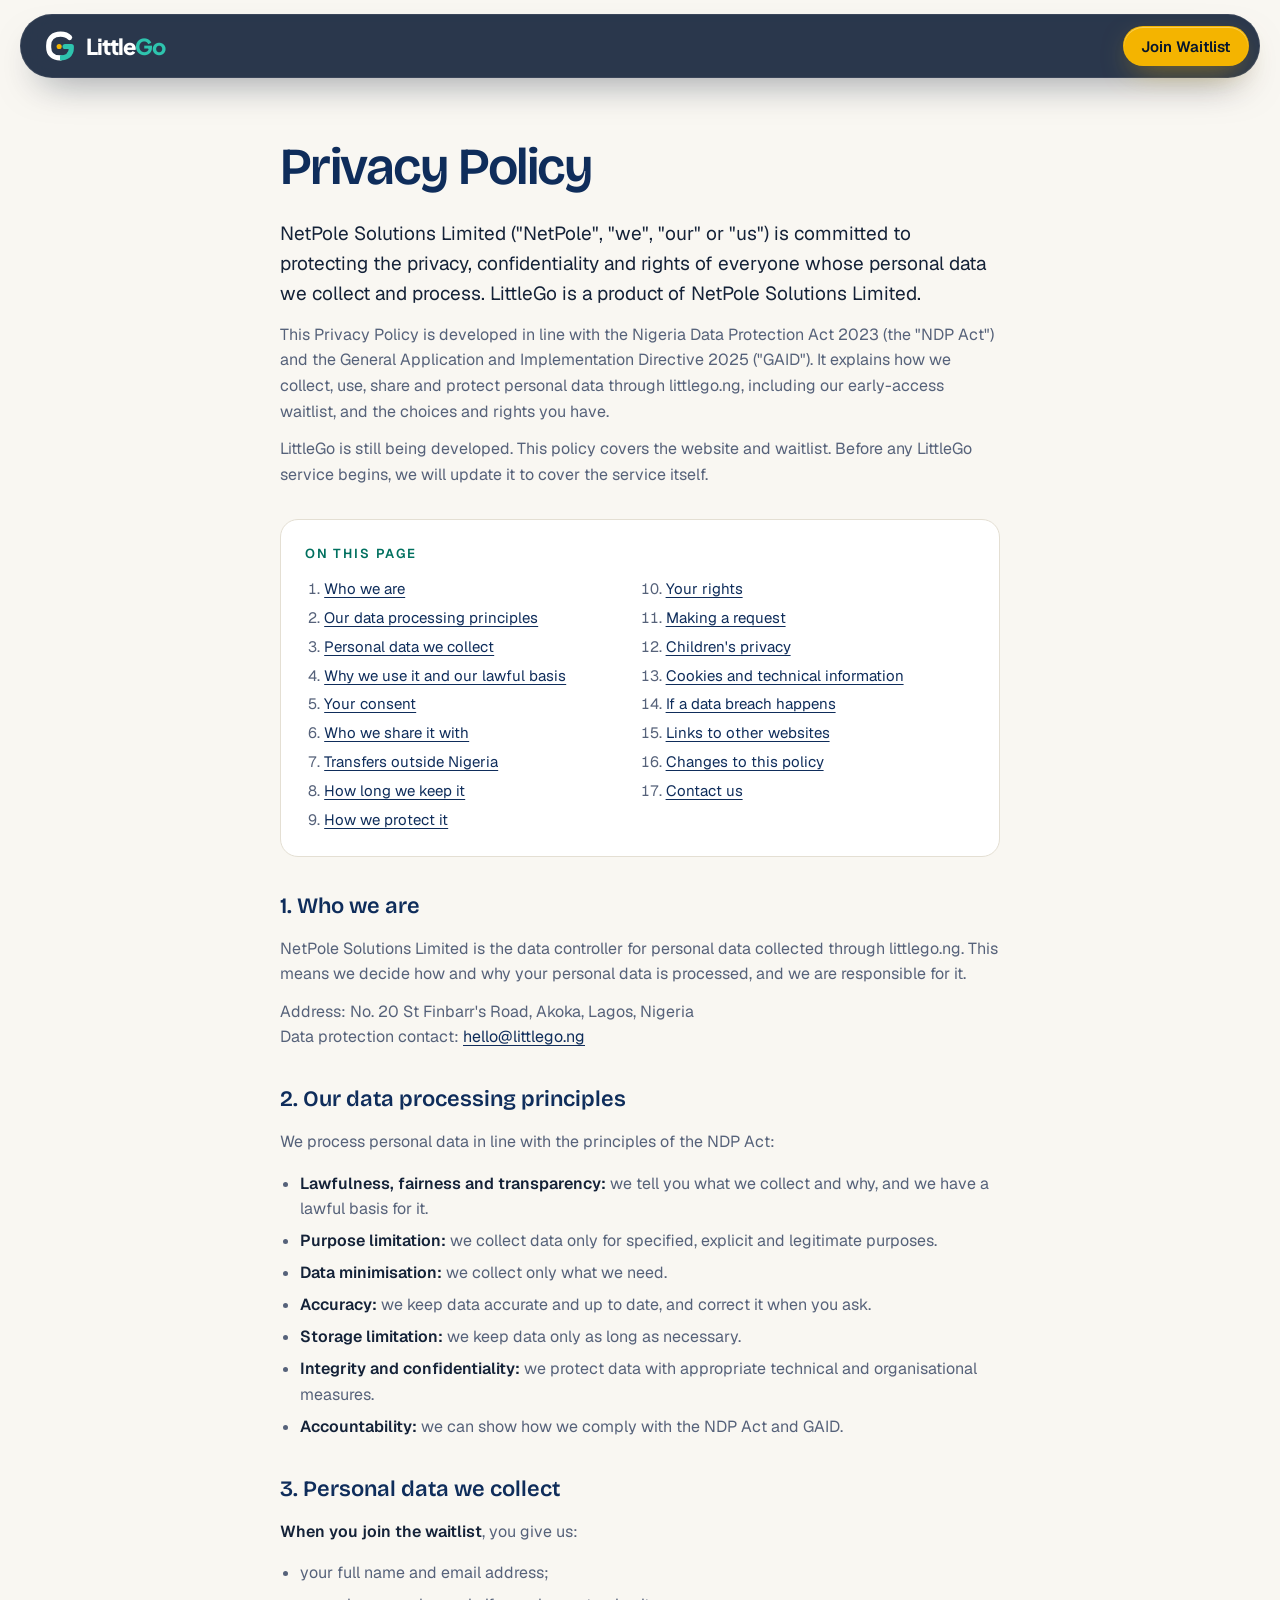
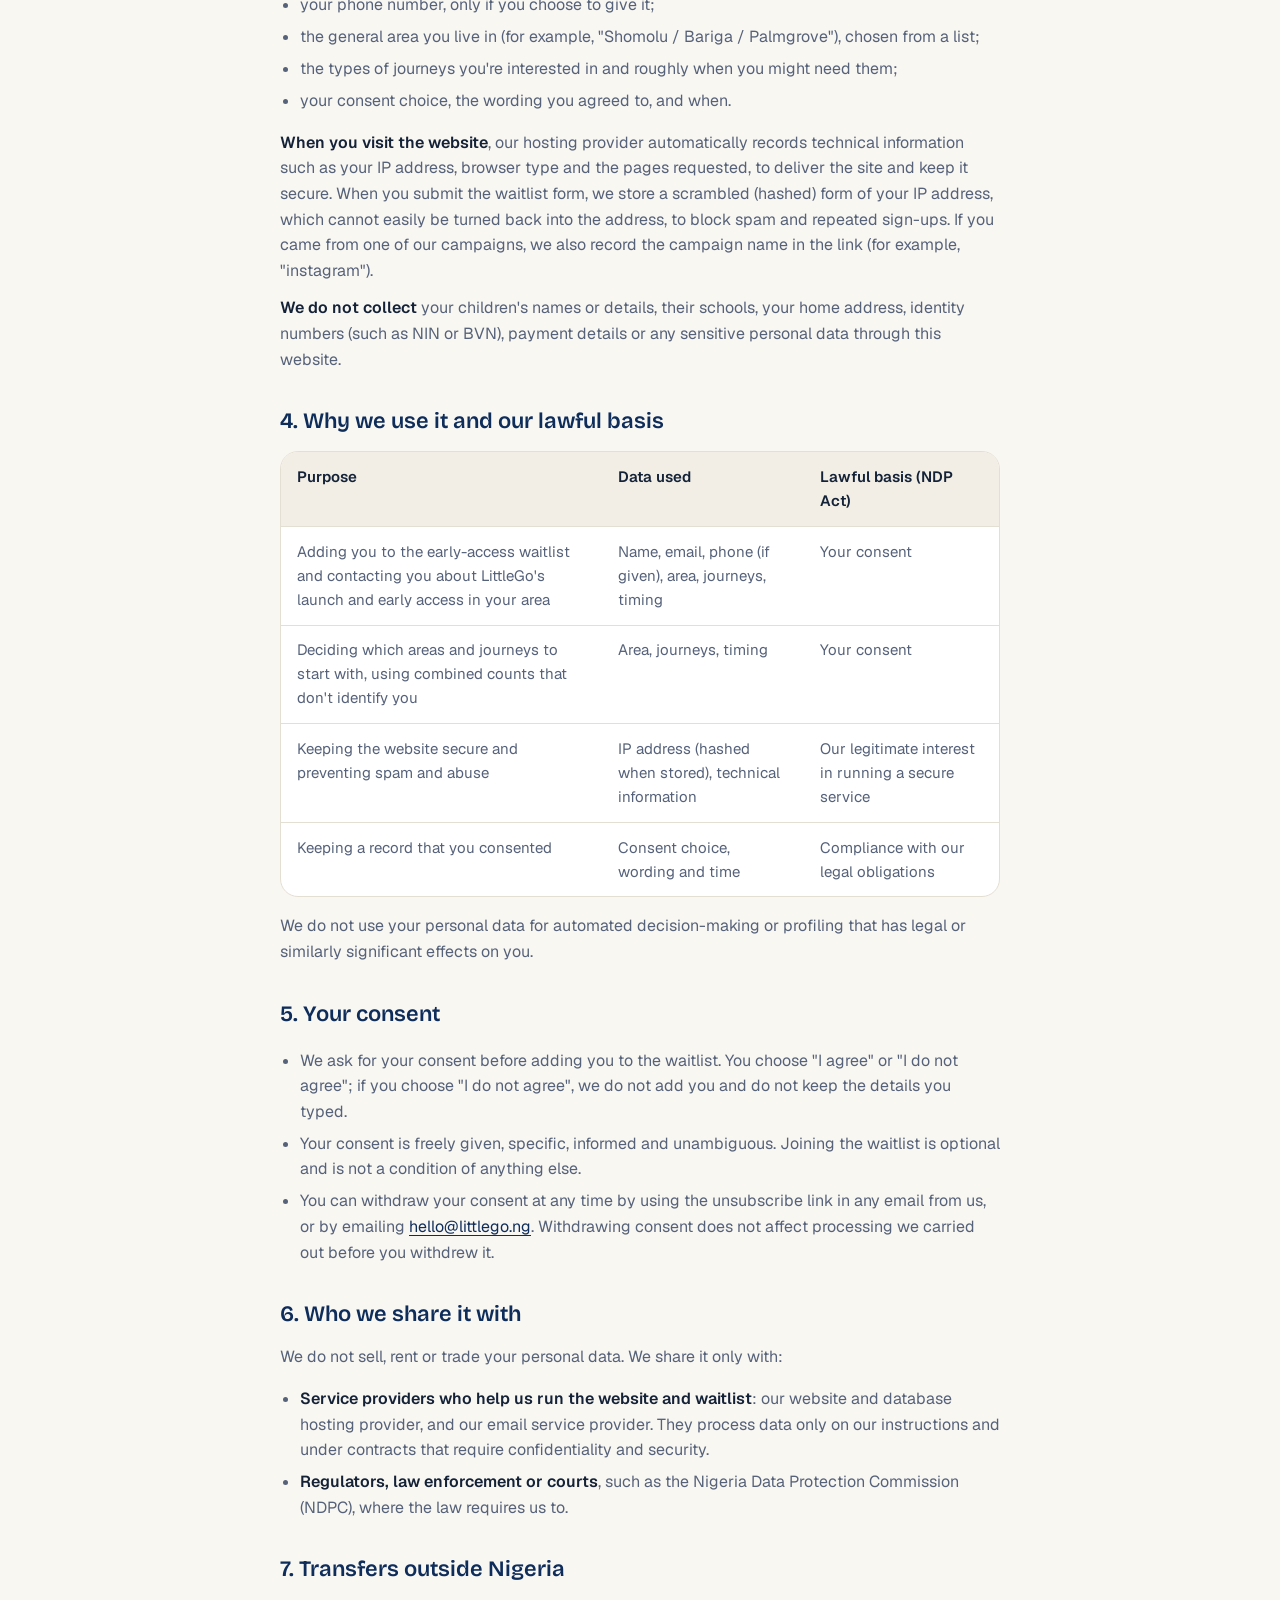
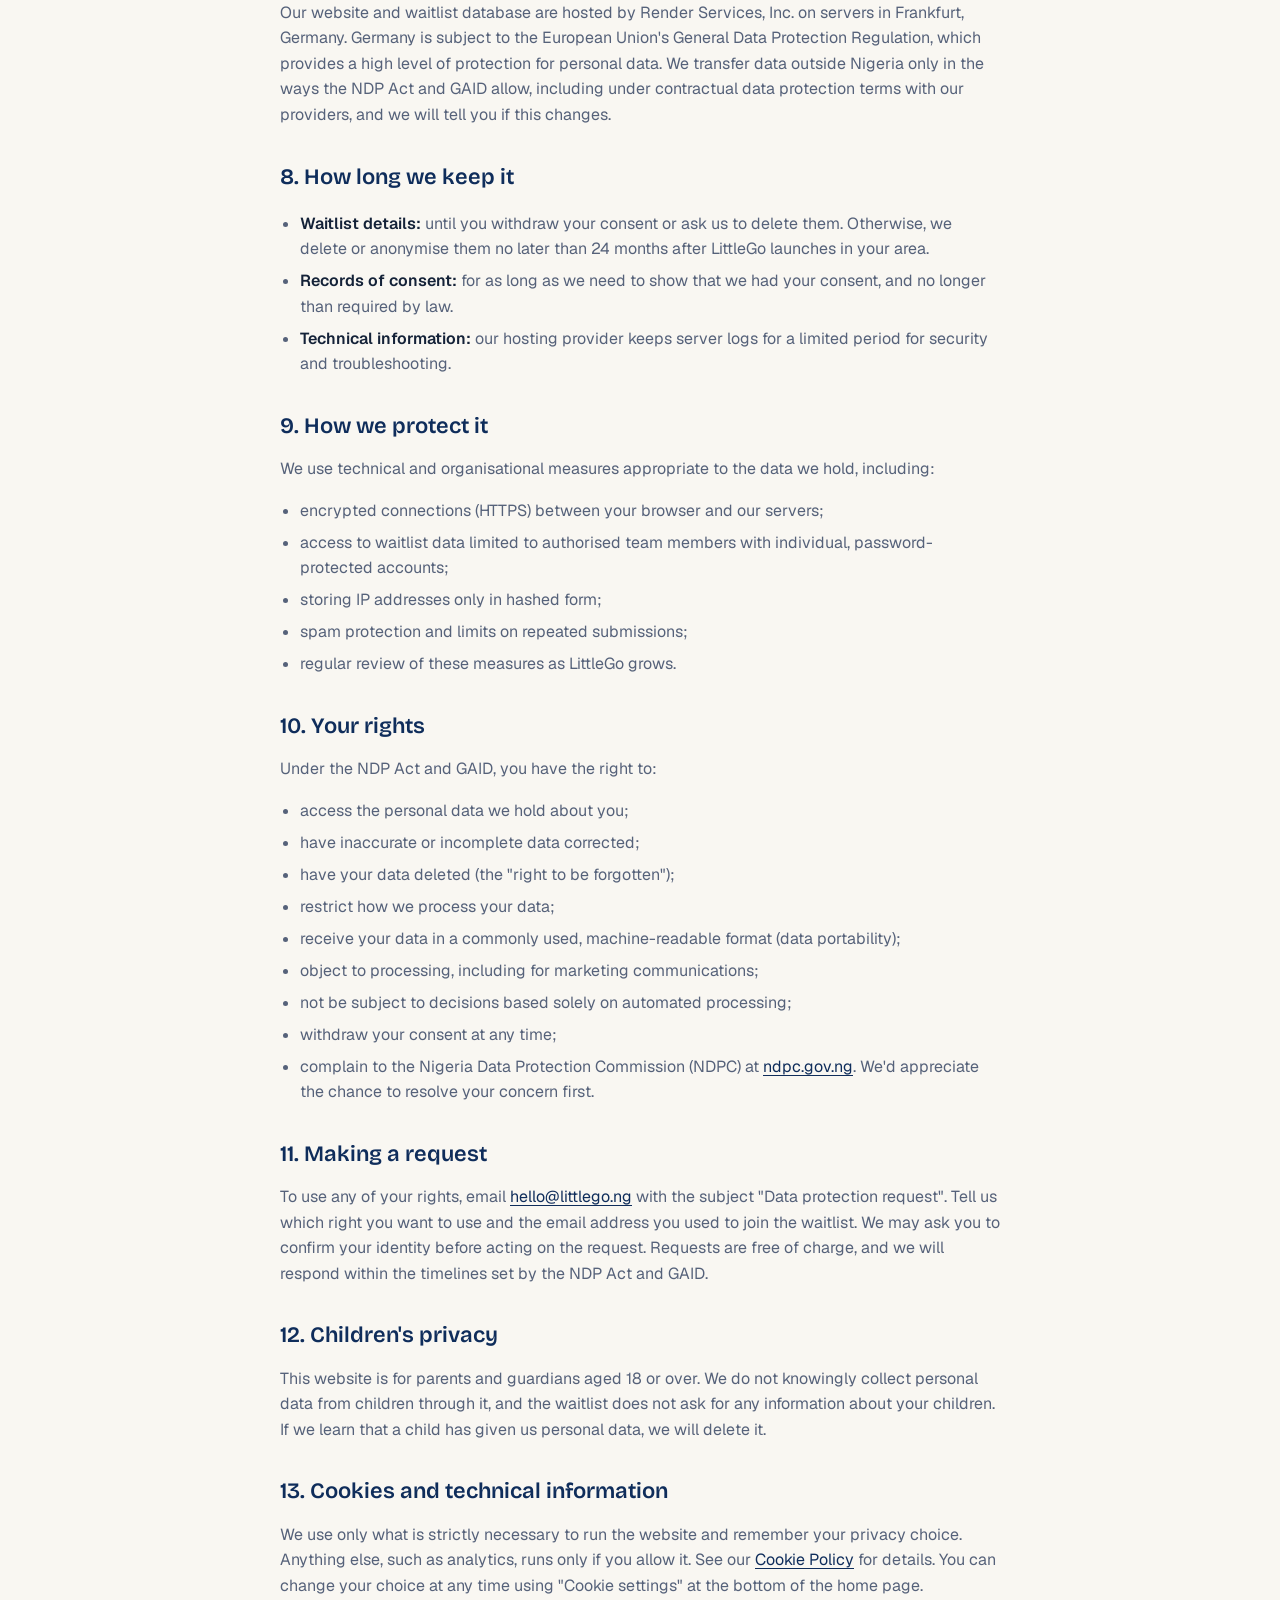
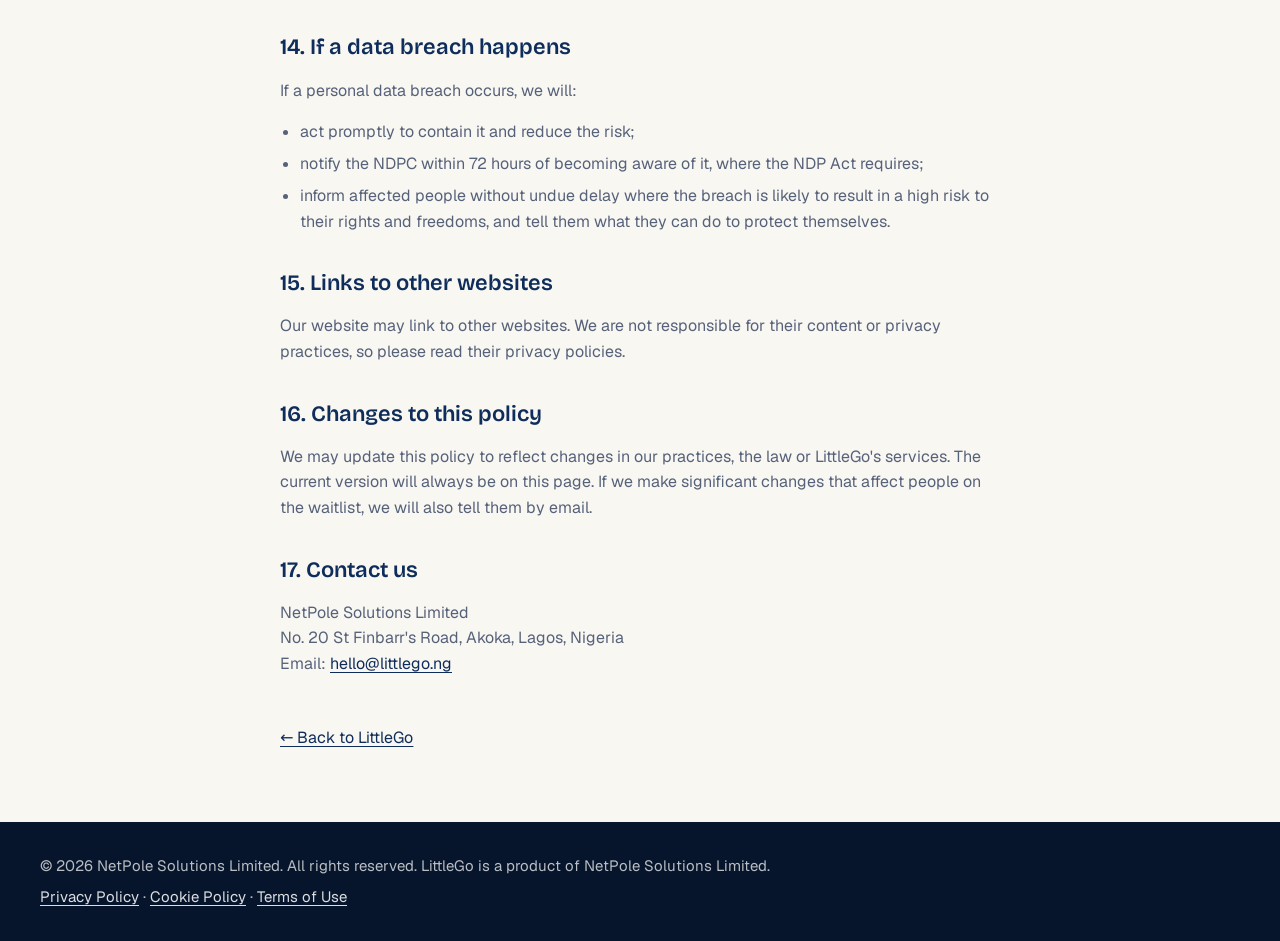
<file: privacy.html>
<!doctype html>
<html lang="en-NG">
<head>
  <meta charset="utf-8">
  <meta name="viewport" content="width=device-width, initial-scale=1">
  <title>Privacy Policy — LittleGo</title>
  <meta name="description" content="How NetPole Solutions Limited, the company behind LittleGo, collects, uses and protects personal data, in line with the Nigeria Data Protection Act 2023.">
  <link rel="canonical" href="https://littlego.ng/privacy.html">
  <link rel="icon" href="assets/img/favicon.svg" type="image/svg+xml">
  <link rel="apple-touch-icon" href="assets/img/apple-touch-icon.png">
  <link rel="stylesheet" href="assets/fonts/fonts.css">
  <link rel="stylesheet" href="assets/css/styles.css">
</head>
<body class="doc-page">
  <header class="site-header is-scrolled">
    <div class="wrap header-inner">
      <a class="brand" href="index.html" aria-label="LittleGo home">
        <img class="brand-mark" src="assets/img/logo-mark-reversed.svg" alt="" width="34" height="34">
        <span class="brand-word"><span class="w-little">Little</span><span class="w-go">Go</span></span>
      </a>
      <a class="btn btn-gold btn-sm" href="index.html#waitlist">Join Waitlist</a>
    </div>
  </header>

  <main class="wrap doc" id="main">
    <!-- Last updated 23 October 2026 (kept here, not shown on the page).
         Written to follow the Nigeria Data Protection Act 2023 and GAID 2025.
         A lawyer's review is recommended. -->
    <h1>Privacy Policy</h1>

    <p class="doc-lede">NetPole Solutions Limited ("NetPole", "we", "our" or "us") is committed to protecting the privacy, confidentiality and rights of everyone whose personal data we collect and process. LittleGo is a product of NetPole Solutions Limited.</p>
    <p>This Privacy Policy is developed in line with the Nigeria Data Protection Act 2023 (the "NDP Act") and the General Application and Implementation Directive 2025 ("GAID"). It explains how we collect, use, share and protect personal data through littlego.ng, including our early-access waitlist, and the choices and rights you have.</p>
    <p>LittleGo is still being developed. This policy covers the website and waitlist. Before any LittleGo service begins, we will update it to cover the service itself.</p>

    <nav class="doc-toc" aria-label="On this page">
      <p class="doc-toc-title">On this page</p>
      <ol>
        <li><a href="#who-we-are">Who we are</a></li>
        <li><a href="#principles">Our data processing principles</a></li>
        <li><a href="#what-we-collect">Personal data we collect</a></li>
        <li><a href="#why">Why we use it and our lawful basis</a></li>
        <li><a href="#consent">Your consent</a></li>
        <li><a href="#sharing">Who we share it with</a></li>
        <li><a href="#transfers">Transfers outside Nigeria</a></li>
        <li><a href="#retention">How long we keep it</a></li>
        <li><a href="#security">How we protect it</a></li>
        <li><a href="#rights">Your rights</a></li>
        <li><a href="#requests">Making a request</a></li>
        <li><a href="#children">Children's privacy</a></li>
        <li><a href="#cookies">Cookies and technical information</a></li>
        <li><a href="#breach">If a data breach happens</a></li>
        <li><a href="#links">Links to other websites</a></li>
        <li><a href="#changes">Changes to this policy</a></li>
        <li><a href="#contact">Contact us</a></li>
      </ol>
    </nav>

    <h2 id="who-we-are">1. Who we are</h2>
    <p>NetPole Solutions Limited is the data controller for personal data collected through littlego.ng. This means we decide how and why your personal data is processed, and we are responsible for it.</p>
    <p>Address: No. 20 St Finbarr's Road, Akoka, Lagos, Nigeria<br>
    Data protection contact: <a href="mailto:hello@littlego.ng">hello@littlego.ng</a></p>

    <h2 id="principles">2. Our data processing principles</h2>
    <p>We process personal data in line with the principles of the NDP Act:</p>
    <ul>
      <li><strong>Lawfulness, fairness and transparency:</strong> we tell you what we collect and why, and we have a lawful basis for it.</li>
      <li><strong>Purpose limitation:</strong> we collect data only for specified, explicit and legitimate purposes.</li>
      <li><strong>Data minimisation:</strong> we collect only what we need.</li>
      <li><strong>Accuracy:</strong> we keep data accurate and up to date, and correct it when you ask.</li>
      <li><strong>Storage limitation:</strong> we keep data only as long as necessary.</li>
      <li><strong>Integrity and confidentiality:</strong> we protect data with appropriate technical and organisational measures.</li>
      <li><strong>Accountability:</strong> we can show how we comply with the NDP Act and GAID.</li>
    </ul>

    <h2 id="what-we-collect">3. Personal data we collect</h2>
    <p><strong>When you join the waitlist</strong>, you give us:</p>
    <ul>
      <li>your full name and email address;</li>
      <li>your phone number, only if you choose to give it;</li>
      <li>the general area you live in (for example, "Shomolu / Bariga / Palmgrove"), chosen from a list;</li>
      <li>the types of journeys you're interested in and roughly when you might need them;</li>
      <li>your consent choice, the wording you agreed to, and when.</li>
    </ul>
    <p><strong>When you visit the website</strong>, our hosting provider automatically records technical information such as your IP address, browser type and the pages requested, to deliver the site and keep it secure. When you submit the waitlist form, we store a scrambled (hashed) form of your IP address, which cannot easily be turned back into the address, to block spam and repeated sign-ups. If you came from one of our campaigns, we also record the campaign name in the link (for example, "instagram").</p>
    <p><strong>We do not collect</strong> your children's names or details, their schools, your home address, identity numbers (such as NIN or BVN), payment details or any sensitive personal data through this website.</p>

    <h2 id="why">4. Why we use it and our lawful basis</h2>
    <div class="table-wrap">
      <table>
        <thead><tr><th scope="col">Purpose</th><th scope="col">Data used</th><th scope="col">Lawful basis (NDP Act)</th></tr></thead>
        <tbody>
          <tr><td>Adding you to the early-access waitlist and contacting you about LittleGo's launch and early access in your area</td><td>Name, email, phone (if given), area, journeys, timing</td><td>Your consent</td></tr>
          <tr><td>Deciding which areas and journeys to start with, using combined counts that don't identify you</td><td>Area, journeys, timing</td><td>Your consent</td></tr>
          <tr><td>Keeping the website secure and preventing spam and abuse</td><td>IP address (hashed when stored), technical information</td><td>Our legitimate interest in running a secure service</td></tr>
          <tr><td>Keeping a record that you consented</td><td>Consent choice, wording and time</td><td>Compliance with our legal obligations</td></tr>
        </tbody>
      </table>
    </div>
    <p>We do not use your personal data for automated decision-making or profiling that has legal or similarly significant effects on you.</p>

    <h2 id="consent">5. Your consent</h2>
    <ul>
      <li>We ask for your consent before adding you to the waitlist. You choose "I agree" or "I do not agree"; if you choose "I do not agree", we do not add you and do not keep the details you typed.</li>
      <li>Your consent is freely given, specific, informed and unambiguous. Joining the waitlist is optional and is not a condition of anything else.</li>
      <li>You can withdraw your consent at any time by using the unsubscribe link in any email from us, or by emailing <a href="mailto:hello@littlego.ng">hello@littlego.ng</a>. Withdrawing consent does not affect processing we carried out before you withdrew it.</li>
    </ul>

    <h2 id="sharing">6. Who we share it with</h2>
    <p>We do not sell, rent or trade your personal data. We share it only with:</p>
    <ul>
      <li><strong>Service providers who help us run the website and waitlist</strong>: our website and database hosting provider, and our email service provider. They process data only on our instructions and under contracts that require confidentiality and security.</li>
      <li><strong>Regulators, law enforcement or courts</strong>, such as the Nigeria Data Protection Commission (NDPC), where the law requires us to.</li>
    </ul>

    <h2 id="transfers">7. Transfers outside Nigeria</h2>
    <p>Our website and waitlist database are hosted by Render Services, Inc. on servers in Frankfurt, Germany. Germany is subject to the European Union's General Data Protection Regulation, which provides a high level of protection for personal data. We transfer data outside Nigeria only in the ways the NDP Act and GAID allow, including under contractual data protection terms with our providers, and we will tell you if this changes.</p>

    <h2 id="retention">8. How long we keep it</h2>
    <ul>
      <li><strong>Waitlist details:</strong> until you withdraw your consent or ask us to delete them. Otherwise, we delete or anonymise them no later than 24 months after LittleGo launches in your area.</li>
      <li><strong>Records of consent:</strong> for as long as we need to show that we had your consent, and no longer than required by law.</li>
      <li><strong>Technical information:</strong> our hosting provider keeps server logs for a limited period for security and troubleshooting.</li>
    </ul>

    <h2 id="security">9. How we protect it</h2>
    <p>We use technical and organisational measures appropriate to the data we hold, including:</p>
    <ul>
      <li>encrypted connections (HTTPS) between your browser and our servers;</li>
      <li>access to waitlist data limited to authorised team members with individual, password-protected accounts;</li>
      <li>storing IP addresses only in hashed form;</li>
      <li>spam protection and limits on repeated submissions;</li>
      <li>regular review of these measures as LittleGo grows.</li>
    </ul>

    <h2 id="rights">10. Your rights</h2>
    <p>Under the NDP Act and GAID, you have the right to:</p>
    <ul>
      <li>access the personal data we hold about you;</li>
      <li>have inaccurate or incomplete data corrected;</li>
      <li>have your data deleted (the "right to be forgotten");</li>
      <li>restrict how we process your data;</li>
      <li>receive your data in a commonly used, machine-readable format (data portability);</li>
      <li>object to processing, including for marketing communications;</li>
      <li>not be subject to decisions based solely on automated processing;</li>
      <li>withdraw your consent at any time;</li>
      <li>complain to the Nigeria Data Protection Commission (NDPC) at <a href="https://ndpc.gov.ng" rel="noopener">ndpc.gov.ng</a>. We'd appreciate the chance to resolve your concern first.</li>
    </ul>

    <h2 id="requests">11. Making a request</h2>
    <p>To use any of your rights, email <a href="mailto:hello@littlego.ng">hello@littlego.ng</a> with the subject "Data protection request". Tell us which right you want to use and the email address you used to join the waitlist. We may ask you to confirm your identity before acting on the request. Requests are free of charge, and we will respond within the timelines set by the NDP Act and GAID.</p>

    <h2 id="children">12. Children's privacy</h2>
    <p>This website is for parents and guardians aged 18 or over. We do not knowingly collect personal data from children through it, and the waitlist does not ask for any information about your children. If we learn that a child has given us personal data, we will delete it.</p>

    <h2 id="cookies">13. Cookies and technical information</h2>
    <p>We use only what is strictly necessary to run the website and remember your privacy choice. Anything else, such as analytics, runs only if you allow it. See our <a href="cookies.html">Cookie Policy</a> for details. You can change your choice at any time using "Cookie settings" at the bottom of the home page.</p>

    <h2 id="breach">14. If a data breach happens</h2>
    <p>If a personal data breach occurs, we will:</p>
    <ul>
      <li>act promptly to contain it and reduce the risk;</li>
      <li>notify the NDPC within 72 hours of becoming aware of it, where the NDP Act requires;</li>
      <li>inform affected people without undue delay where the breach is likely to result in a high risk to their rights and freedoms, and tell them what they can do to protect themselves.</li>
    </ul>

    <h2 id="links">15. Links to other websites</h2>
    <p>Our website may link to other websites. We are not responsible for their content or privacy practices, so please read their privacy policies.</p>

    <h2 id="changes">16. Changes to this policy</h2>
    <p>We may update this policy to reflect changes in our practices, the law or LittleGo's services. The current version will always be on this page. If we make significant changes that affect people on the waitlist, we will also tell them by email.</p>

    <h2 id="contact">17. Contact us</h2>
    <p>NetPole Solutions Limited<br>
    No. 20 St Finbarr's Road, Akoka, Lagos, Nigeria<br>
    Email: <a href="mailto:hello@littlego.ng">hello@littlego.ng</a></p>

    <p class="doc-back"><a href="index.html">← Back to LittleGo</a></p>
  </main>

  <footer class="doc-footer">
    <div class="wrap">
      <p>© 2026 NetPole Solutions Limited. All rights reserved. LittleGo is a product of NetPole Solutions Limited.</p>
      <p><a href="privacy.html">Privacy Policy</a> · <a href="cookies.html">Cookie Policy</a> · <a href="terms.html">Terms of Use</a></p>
    </div>
  </footer>
</body>
</html>
</file>
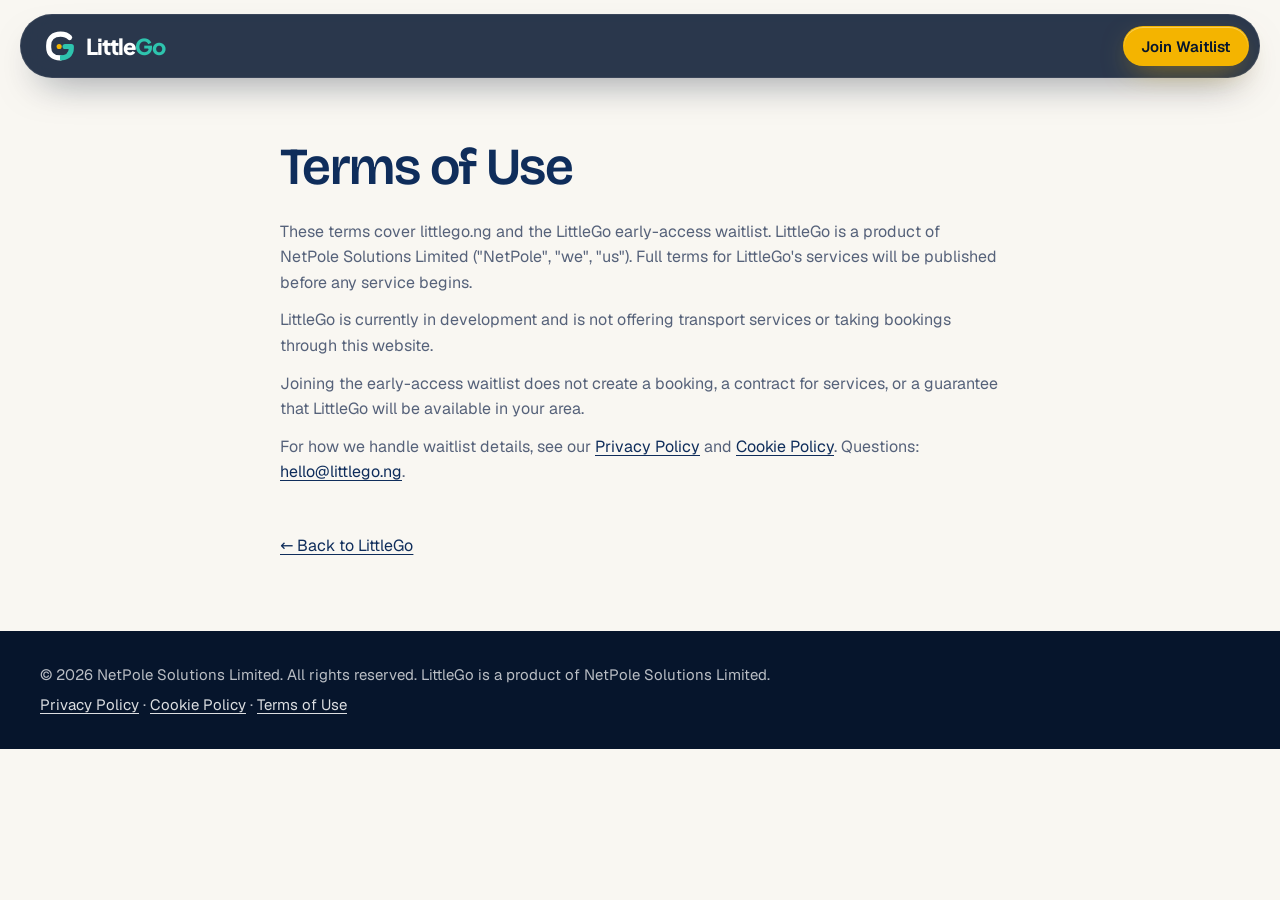
<file: terms.html>
<!doctype html>
<html lang="en-NG">
<head>
  <meta charset="utf-8">
  <meta name="viewport" content="width=device-width, initial-scale=1">
  <title>Terms of Use — LittleGo</title>
  <meta name="description" content="LittleGo Terms of Use.">
  <link rel="canonical" href="https://littlego.ng/terms.html">
  <link rel="icon" href="assets/img/favicon.svg" type="image/svg+xml">
  <link rel="apple-touch-icon" href="assets/img/apple-touch-icon.png">
  <link rel="stylesheet" href="assets/fonts/fonts.css">
  <link rel="stylesheet" href="assets/css/styles.css">
</head>
<body class="doc-page">
  <header class="site-header is-scrolled">
    <div class="wrap header-inner">
      <a class="brand" href="index.html" aria-label="LittleGo home">
        <img class="brand-mark" src="assets/img/logo-mark-reversed.svg" alt="" width="34" height="34">
        <span class="brand-word"><span class="w-little">Little</span><span class="w-go">Go</span></span>
      </a>
      <a class="btn btn-gold btn-sm" href="index.html#waitlist">Join Waitlist</a>
    </div>
  </header>

  <main class="wrap doc" id="main">
    <!-- Website and waitlist terms. Full service terms, drafted by a lawyer, are needed before any service begins. -->
    <h1>Terms of Use</h1>
    <p>These terms cover littlego.ng and the LittleGo early-access waitlist. LittleGo is a product of NetPole Solutions Limited ("NetPole", "we", "us"). Full terms for LittleGo's services will be published before any service begins.</p>
    <p>LittleGo is currently in development and is not offering transport services or taking bookings through this website.</p>
    <p>Joining the early-access waitlist does not create a booking, a contract for services, or a guarantee that LittleGo will be available in your area.</p>
    <p>For how we handle waitlist details, see our <a href="privacy.html">Privacy Policy</a> and <a href="cookies.html">Cookie Policy</a>. Questions: <a href="mailto:hello@littlego.ng">hello@littlego.ng</a>.</p>
    <p class="doc-back"><a href="index.html">← Back to LittleGo</a></p>
  </main>

  <footer class="doc-footer">
    <div class="wrap">
      <p>© 2026 NetPole Solutions Limited. All rights reserved. LittleGo is a product of NetPole Solutions Limited.</p>
      <p><a href="privacy.html">Privacy Policy</a> · <a href="cookies.html">Cookie Policy</a> · <a href="terms.html">Terms of Use</a></p>
    </div>
  </footer>
</body>
</html>
</file>
<file: assets/fonts/fonts.css>
/* Self-hosted fonts (SIL Open Font License; see OFL-*.txt). No requests to third-party font services. */
@font-face { font-family: "Bricolage Grotesque"; src: url("bricolage-grotesque-latin-opsz.woff2") format("woff2"); font-weight: 200 800; font-style: normal; font-display: swap; }
@font-face { font-family: "Geist"; src: url("geist-latin-400.woff2") format("woff2"); font-weight: 400; font-style: normal; font-display: swap; }
@font-face { font-family: "Geist"; src: url("geist-latin-500.woff2") format("woff2"); font-weight: 500; font-style: normal; font-display: swap; }
@font-face { font-family: "Geist"; src: url("geist-latin-600.woff2") format("woff2"); font-weight: 600; font-style: normal; font-display: swap; }
@font-face { font-family: "Plus Jakarta Sans"; src: url("plus-jakarta-sans-latin-800.woff2") format("woff2"); font-weight: 800; font-style: normal; font-display: swap; }
</file>
<file: assets/css/styles.css>
/* ==========================================================================
   LittleGo — design system and page styles
   Direction: deep-navy premium with warm sand, gold reserved for action.
   1 Tokens · 2 Base · 3 Primitives · 4 Header · 5 Sections · 6 Form · 7 Responsive
   ========================================================================== */

/* 1. Tokens ---------------------------------------------------------------- */
:root {
  /* Brand (logo Option A) */
  --navy-950: #06152C;
  --navy-900: #0A1F3F;
  --navy: #0F2D5B;          /* primary brand navy */
  --navy-600: #24467F;
  --teal: #008F7A;          /* brand teal — marks, icons, large text */
  --teal-ink: #00705F;      /* teal for small text on light (AA) */
  --teal-300: #2EC4AE;      /* teal on dark */
  --gold: #F4B400;          /* action + arrival */
  --gold-300: #FFCB3D;
  --gold-50: #FFF5D6;
  --sand: #F9F7F2;          /* warm ground */
  --sand-2: #F2EEE5;
  --line: #E4DFD3;
  --ink: #142238;           /* body text */
  --muted: #56627A;         /* secondary text, 5.9:1 on white */
  --white: #FFFFFF;
  --on-dark: #FFFFFF;
  --on-dark-muted: rgba(255,255,255,.72);
  --on-dark-line: rgba(255,255,255,.12);
  --danger: #B42318;
  --danger-50: #FEF3F2;

  /* Type */
  --f-display: "Bricolage Grotesque", "Geist", system-ui, sans-serif;
  --f-body: "Geist", system-ui, -apple-system, "Segoe UI", Roboto, sans-serif;
  --f-logo: "Plus Jakarta Sans", "Geist", system-ui, sans-serif;
  --t-display: clamp(2.6rem, 1.5rem + 4.2vw, 4.85rem);
  --t-h2: clamp(2rem, 1.35rem + 2.4vw, 3.25rem);
  --t-h3: 1.25rem;
  --t-lede: clamp(1.0625rem, 1rem + .3vw, 1.1875rem);
  --t-body: 1rem;
  --t-sm: .9375rem;
  --t-xs: .8125rem;

  /* Space */
  --s1: .25rem; --s2: .5rem; --s3: .75rem; --s4: 1rem; --s5: 1.5rem;
  --s6: 2rem; --s7: 3rem; --s8: 4.5rem; --s9: 7rem;

  /* Shape and depth */
  --r-sm: 12px; --r-md: 18px; --r-lg: 28px; --r-xl: 36px; --pill: 999px;
  --sh-1: 0 1px 2px rgba(10,31,63,.06);
  --sh-2: 0 12px 32px -12px rgba(10,31,63,.18);
  --sh-3: 0 40px 80px -30px rgba(6,21,44,.45);
  --ease: cubic-bezier(.2,.7,.2,1);

  --wrap: 1200px;
  --gutter: max(20px, env(safe-area-inset-left, 0px));
  --header-h: 64px;
}

/* 2. Base ------------------------------------------------------------------- */
*, *::before, *::after { box-sizing: border-box; }
html { scroll-behavior: smooth; scroll-padding-top: 96px; -webkit-text-size-adjust: 100%; }
body {
  margin: 0; background: var(--white); color: var(--ink);
  font-family: var(--f-body); font-size: var(--t-body); line-height: 1.6;
  -webkit-font-smoothing: antialiased; -moz-osx-font-smoothing: grayscale; overflow-x: hidden;
}
h1, h2, h3, p, figure { margin: 0; }
a { color: var(--navy); text-underline-offset: 3px; }
img, svg { display: block; max-width: 100%; }
:where(ul[role="list"], ol[role="list"]) { list-style: none; margin: 0; padding: 0; }
[hidden] { display: none !important; }
::selection { background: var(--gold); color: var(--navy-950); }
:focus-visible { outline: 3px solid var(--gold); outline-offset: 3px; border-radius: 8px; }
.sr-only { position: absolute !important; width: 1px; height: 1px; padding: 0; margin: -1px; overflow: hidden; clip: rect(0 0 0 0); white-space: nowrap; border: 0; }
.skip-link { position: fixed; left: 16px; top: -80px; z-index: 200; background: var(--gold); color: var(--navy-950); padding: 10px 16px; border-radius: var(--r-sm); font-weight: 600; text-decoration: none; }
.skip-link:focus { top: 16px; }
.icon { width: 1.25em; height: 1.25em; fill: none; stroke: currentColor; stroke-width: 1.8; stroke-linecap: round; stroke-linejoin: round; flex: none; }
@media (prefers-reduced-motion: reduce) {
  html { scroll-behavior: auto; }
  *, *::before, *::after { animation-duration: .001ms !important; animation-iteration-count: 1 !important; transition-duration: .001ms !important; }
}

/* 3. Primitives ------------------------------------------------------------- */
.wrap { width: 100%; max-width: calc(var(--wrap) + 2 * 20px); margin-inline: auto; padding-left: var(--gutter); padding-right: max(20px, env(safe-area-inset-right, 0px)); }
.section { padding-block: var(--s9); background: var(--white); position: relative; }
.section--sand { background: var(--sand); }
.section--navy { background: var(--navy-900); color: var(--on-dark); overflow: hidden; }

.display { font-family: var(--f-display); font-size: var(--t-display); font-weight: 600; line-height: 1; letter-spacing: -.028em; text-wrap: balance; font-variation-settings: "opsz" 96; }
.display--sm { font-size: clamp(2.25rem, 1.5rem + 3vw, 3.75rem); }
.h2 { font-family: var(--f-display); font-size: var(--t-h2); font-weight: 600; line-height: 1.05; letter-spacing: -.03em; text-wrap: balance; font-variation-settings: "opsz" 72; }
.h3 { font-family: var(--f-display); font-size: var(--t-h3); font-weight: 600; line-height: 1.25; letter-spacing: -.01em; }
.lede { font-size: var(--t-lede); line-height: 1.6; color: var(--muted); max-width: 60ch; }
.section--navy .lede { color: var(--on-dark-muted); }
.eyebrow { font-size: var(--t-xs); font-weight: 600; letter-spacing: .16em; text-transform: uppercase; color: var(--teal-ink); }
.eyebrow--gold { color: var(--gold); }

.section-head { display: grid; gap: var(--s4); max-width: 760px; margin-bottom: var(--s8); }
.section-head--split { max-width: none; grid-template-columns: 1.1fr 1fr; gap: var(--s7); align-items: end; }
.section-head--split > div { display: grid; gap: var(--s4); }

/* Buttons */
.btn {
  --bg: var(--navy); --fg: var(--white);
  display: inline-flex; align-items: center; justify-content: center; gap: .55rem;
  min-height: 48px; padding: 0 1.4rem; border: 1px solid transparent; border-radius: var(--pill);
  background: var(--bg); color: var(--fg); font: 600 var(--t-body)/1 var(--f-body); letter-spacing: -.005em;
  text-decoration: none; cursor: pointer; white-space: nowrap;
  transition: background .25s var(--ease), transform .25s var(--ease), box-shadow .25s var(--ease);
}
.btn:hover { transform: translateY(-1px); }
.btn:active { transform: translateY(0); }
.btn .icon { width: 1.1em; height: 1.1em; transition: transform .25s var(--ease); }
.btn:hover .icon { transform: translateX(3px); }
.btn-gold { --bg: var(--gold); --fg: var(--navy-950); box-shadow: 0 10px 30px -10px rgba(244,180,0,.6), inset 0 1px 0 rgba(255,255,255,.35); }
.btn-gold:hover { --bg: var(--gold-300); }
.btn-navy { --bg: var(--navy); box-shadow: 0 12px 28px -14px rgba(15,45,91,.8), inset 0 1px 0 rgba(255,255,255,.12); }
.btn-navy:hover { --bg: var(--navy-600); }
.btn-ghost { --bg: transparent; --fg: var(--navy); border-color: var(--line); }
.btn-ghost:hover { --bg: var(--sand); }
.btn-sm { min-height: 40px; padding: 0 1.1rem; font-size: var(--t-sm); }
.btn-lg { min-height: 58px; padding: 0 1.8rem; font-size: 1.0625rem; }
.btn-block { width: 100%; }
.btn[aria-busy="true"] { pointer-events: none; opacity: .85; }
.spinner { display: none; width: 18px; height: 18px; border-radius: 50%; border: 2px solid rgba(255,255,255,.35); border-top-color: #fff; animation: spin .8s linear infinite; }
.btn[aria-busy="true"] .spinner { display: inline-block; }
@keyframes spin { to { transform: rotate(360deg); } }

.link-quiet { color: inherit; font-weight: 500; text-decoration: underline; text-decoration-color: rgba(255,255,255,.35); text-underline-offset: 5px; }
.link-quiet:hover { text-decoration-color: var(--gold); }

.pill { display: inline-flex; align-items: center; gap: .6rem; padding: .4rem .9rem .4rem .7rem; border-radius: var(--pill); font-size: var(--t-xs); font-weight: 600; letter-spacing: .12em; text-transform: uppercase; }
.pill--dark { background: rgba(255,255,255,.06); border: 1px solid var(--on-dark-line); color: var(--on-dark); backdrop-filter: blur(8px); }
.pill-sep { width: 3px; height: 3px; border-radius: 50%; background: currentColor; opacity: .5; }
.pulse { width: 8px; height: 8px; border-radius: 50%; background: var(--gold); box-shadow: 0 0 0 0 rgba(244,180,0,.6); animation: pulse 2.2s infinite; }
@keyframes pulse { 70% { box-shadow: 0 0 0 9px rgba(244,180,0,0); } 100% { box-shadow: 0 0 0 0 rgba(244,180,0,0); } }

.ico { width: 48px; height: 48px; border-radius: 14px; display: grid; place-items: center; flex: none; }
.ico .icon { width: 24px; height: 24px; }
.ico--gold { background: rgba(244,180,0,.16); color: var(--gold); }
.ico--teal { background: rgba(0,143,122,.1); color: var(--teal); }
.ico--navy { background: rgba(15,45,91,.08); color: var(--navy); }
.ico--glass { background: rgba(255,255,255,.07); border: 1px solid var(--on-dark-line); color: var(--teal-300); }

/* Brand lockup */
.brand { display: inline-flex; align-items: center; gap: .55rem; text-decoration: none; color: var(--navy); }
.brand-mark { width: 34px; height: 34px; }
.brand-word { font-family: var(--f-logo); font-weight: 800; font-size: 1.375rem; letter-spacing: -.045em; line-height: 1; }
.w-little { color: var(--navy); }
.w-go { color: var(--teal); }
.brand--light, .site-header .brand { --mk-body: #FFFFFF; --mk-accent: var(--teal-300); }
.brand--light .w-little, .site-header .w-little { color: var(--white); }
.brand--light .w-go, .site-header .w-go { color: var(--teal-300); }

/* 4. Header ----------------------------------------------------------------- */
.site-header { position: fixed; inset: 0 0 auto; z-index: 100; padding-top: calc(env(safe-area-inset-top, 0px) + 14px); pointer-events: none; }
.header-inner {
  pointer-events: auto; position: relative;
  display: flex; align-items: center; justify-content: space-between; gap: var(--s4);
  height: var(--header-h); max-width: calc(var(--wrap) + 40px);
  padding-left: calc(var(--gutter) - 4px); padding-right: max(12px, env(safe-area-inset-right, 0px));
  border-radius: var(--pill);
  background: rgba(10,31,63,.55); border: 1px solid rgba(255,255,255,.08);
  backdrop-filter: saturate(160%) blur(16px); -webkit-backdrop-filter: saturate(160%) blur(16px);
  transition: background .3s var(--ease), box-shadow .3s var(--ease);
}
.site-header .wrap.header-inner { width: calc(100% - 2 * 12px); padding-left: 22px; padding-right: 10px; }
.site-header.is-scrolled .header-inner { background: rgba(8,24,49,.86); box-shadow: 0 18px 40px -20px rgba(6,21,44,.6); }
.nav-links { display: flex; align-items: center; gap: 2px; margin: 0; padding: 0; list-style: none; }
.nav-links a { display: block; padding: .5rem .85rem; border-radius: var(--pill); color: rgba(255,255,255,.78); font-size: var(--t-sm); font-weight: 500; text-decoration: none; transition: color .2s, background .2s; }
.nav-links a:hover, .nav-links a[aria-current="true"] { color: var(--white); background: rgba(255,255,255,.08); }
.nav-links .nav-cta-mobile { display: none; }
.header-actions { display: flex; align-items: center; gap: var(--s2); }
.nav-toggle { display: none; width: 44px; height: 44px; border-radius: 50%; border: 1px solid rgba(255,255,255,.14); background: rgba(255,255,255,.06); cursor: pointer; align-items: center; justify-content: center; }
.nav-toggle-bars, .nav-toggle-bars::before, .nav-toggle-bars::after { content: ""; display: block; width: 18px; height: 1.75px; background: #fff; border-radius: 2px; position: relative; transition: transform .25s var(--ease), background .25s; }
.nav-toggle-bars::before { position: absolute; top: -6px; }
.nav-toggle-bars::after { position: absolute; top: 6px; }
.nav-toggle[aria-expanded="true"] .nav-toggle-bars { background: transparent; }
.nav-toggle[aria-expanded="true"] .nav-toggle-bars::before { transform: translateY(6px) rotate(45deg); }
.nav-toggle[aria-expanded="true"] .nav-toggle-bars::after { transform: translateY(-6px) rotate(-45deg); }

/* 5. Sections --------------------------------------------------------------- */
/* Hero */
.hero { position: relative; overflow: hidden; background: var(--navy-900); color: var(--on-dark); padding-top: calc(env(safe-area-inset-top, 0px) + 150px); padding-bottom: var(--s6); isolation: isolate; }
.hero-glow { position: absolute; inset: 0; z-index: -1; pointer-events: none;
  background:
    radial-gradient(60% 55% at 85% 20%, rgba(36,70,127,.9) 0%, rgba(36,70,127,0) 70%),
    radial-gradient(40% 45% at 10% 95%, rgba(0,143,122,.28) 0%, rgba(0,143,122,0) 70%),
    radial-gradient(30% 30% at 70% 85%, rgba(244,180,0,.12) 0%, rgba(244,180,0,0) 70%);
}
.hero-glow::after { content: ""; position: absolute; inset: 0; opacity: .5;
  background-image: linear-gradient(rgba(255,255,255,.035) 1px, transparent 1px), linear-gradient(90deg, rgba(255,255,255,.035) 1px, transparent 1px);
  background-size: 64px 64px; mask-image: radial-gradient(70% 70% at 60% 30%, #000 20%, transparent 75%); -webkit-mask-image: radial-gradient(70% 70% at 60% 30%, #000 20%, transparent 75%); }
.hero-grid { display: grid; grid-template-columns: minmax(0, 1.12fr) minmax(0, .88fr); gap: var(--s7); align-items: center; }
.hero-copy { display: grid; gap: var(--s5); justify-items: start; animation: rise .9s var(--ease) both; }
.hero .display { margin-top: var(--s2); }
.hero .display > span { white-space: nowrap; }
.display-accent { color: var(--gold); }
.hero-sub { font-family: var(--f-display); font-size: clamp(1.25rem, 1.05rem + .7vw, 1.6rem); font-weight: 500; line-height: 1.35; letter-spacing: -.015em; max-width: 30ch; text-wrap: balance; }
.hero-body { color: var(--on-dark-muted); font-size: var(--t-lede); max-width: 50ch; }
@keyframes rise { from { opacity: 0; transform: translateY(18px); } to { opacity: 1; transform: none; } }

.quick-join { display: flex; flex-wrap: wrap; gap: 10px; width: 100%; max-width: 660px; margin-top: var(--s2); }
.quick-label { flex: 1 1 100%; font-size: var(--t-sm); font-weight: 500; color: var(--on-dark); }
.quick-field { flex: 1 1 320px; position: relative; display: flex; align-items: center; min-width: 0; border-radius: var(--pill); background: var(--white); box-shadow: 0 0 0 1px rgba(255,255,255,.9), 0 10px 26px -12px rgba(0,0,0,.5); transition: box-shadow .2s var(--ease); }
.quick-field:focus-within { box-shadow: 0 0 0 3px var(--gold), 0 10px 26px -12px rgba(0,0,0,.5); }
.quick-icon { position: absolute; left: 18px; width: 20px; height: 20px; color: var(--muted); pointer-events: none; }
.quick-field input { width: 100%; min-width: 0; min-height: 56px; padding: 0 1.1rem 0 3rem; border: 0; border-radius: var(--pill); background: transparent; color: var(--ink); font: 500 1.0625rem var(--f-body); }
.quick-field input::placeholder { color: #6B7488; font-weight: 400; }
.quick-field input:focus { outline: none; }
.quick-field input[aria-invalid="true"] { color: var(--danger); }
.quick-join .btn { flex: 0 0 auto; min-height: 56px; }
.quick-err { flex: 1 1 100%; font-size: var(--t-xs); font-weight: 500; color: #FFB4A9; }
.quick-err:empty { display: none; }
.hero-meta { display: flex; flex-wrap: wrap; align-items: center; gap: .5rem .9rem; font-size: var(--t-sm); color: var(--on-dark-muted); }
.hero-meta-dot { width: 3px; height: 3px; border-radius: 50%; background: currentColor; }

/* Hero visual */
.hero-visual { position: relative; min-height: 600px; display: grid; place-items: center; animation: rise 1.1s .1s var(--ease) both; }
.hero-photo-frame { position: absolute; inset: 0 0 0 12%; border-radius: var(--r-xl); overflow: hidden;
  background: linear-gradient(160deg, rgba(36,70,127,.85) 0%, rgba(15,45,91,.6) 55%, rgba(10,31,63,.2) 100%);
  border: 1px solid rgba(255,255,255,.08); }
.hero-photo { position: absolute; inset: 0; width: 100%; height: 100%; object-fit: cover; }
.hero-photo-frame.has-photo .hero-route { display: none; }
.hero-photo-frame.has-photo::after { content: ""; position: absolute; inset: 0; background: linear-gradient(180deg, rgba(10,31,63,0) 40%, rgba(10,31,63,.55) 100%); }
.hero-route { position: absolute; inset: 0; width: 100%; height: 100%; }

.phone { position: relative; z-index: 2; width: 288px; margin-right: 8%; display: grid; gap: 14px; justify-items: center; }
.phone-screen { position: relative; width: 100%; aspect-ratio: 288 / 590; max-width: 100%; padding: 10px; border-radius: 46px; background: #0B1424; box-shadow: var(--sh-3), inset 0 0 0 1.5px rgba(255,255,255,.12), 0 0 0 1px rgba(0,0,0,.4); }
.phone-notch { position: absolute; top: 18px; left: 50%; width: 92px; height: 26px; transform: translateX(-50%); border-radius: var(--pill); background: #0B1424; z-index: 2; }
.app { height: 100%; border-radius: 37px; background: var(--sand); color: var(--ink); padding: 56px 16px 16px; display: flex; flex-direction: column; gap: 12px; overflow: hidden; font-size: 12.5px; line-height: 1.35; }
.app-top { display: flex; align-items: center; justify-content: space-between; padding: 0 4px; }
.app-hello { font-family: var(--f-display); font-weight: 600; font-size: 19px; letter-spacing: -.02em; color: var(--navy); }
.app-logo { width: 26px; height: 26px; }
.app-card { background: var(--white); border-radius: 20px; padding: 12px; box-shadow: var(--sh-1), 0 0 0 1px var(--line); display: grid; gap: 10px; }
.app-card-head { display: flex; gap: 10px; align-items: center; }
.app-avatar { width: 34px; height: 34px; border-radius: 50%; display: grid; place-items: center; background: var(--gold-50); color: #7A5700; font-weight: 700; font-size: 14px; flex: none; }
.app-name { font-weight: 600; color: var(--navy); }
.app-eta { color: var(--teal-ink); font-weight: 500; font-size: 11.5px; }
.app-map { height: 96px; border-radius: 14px; background: var(--sand-2); overflow: hidden; }
.app-map svg { width: 100%; height: 100%; }
.app-steps { list-style: none; margin: 0; padding: 4px 6px; display: grid; gap: 0; }
.app-steps li { display: grid; grid-template-columns: 14px 1fr auto; gap: 10px; align-items: center; padding: 7px 0; position: relative; color: var(--muted); }
.app-steps li:not(:last-child)::before { content: ""; position: absolute; left: 6px; top: 22px; bottom: -8px; width: 2px; background: var(--line); }
.app-steps li.done:not(:last-child)::before { background: var(--teal); }
.app-steps .dot { width: 14px; height: 14px; border-radius: 50%; border: 2px solid var(--line); background: var(--white); position: relative; z-index: 1; }
.app-steps .done .dot { background: var(--teal); border-color: var(--teal); }
.app-steps .now .dot { border-color: var(--gold); background: var(--gold); box-shadow: 0 0 0 4px rgba(244,180,0,.25); }
.app-steps .done, .app-steps .now { color: var(--ink); }
.app-steps .now span:nth-child(2) { font-weight: 600; }
.app-steps time { font-size: 11px; color: var(--muted); font-variant-numeric: tabular-nums; }
.app-pin { margin-top: auto; display: flex; align-items: center; justify-content: center; gap: 8px; min-height: 42px; border-radius: var(--pill); background: var(--navy); color: var(--white); font-weight: 600; font-size: 12.5px; }
.app-pin .icon { width: 16px; height: 16px; color: var(--gold); }
.phone-cap { white-space: nowrap; font-size: 11px; font-weight: 600; letter-spacing: .12em; text-transform: uppercase; color: var(--on-dark-muted); }

.chip-float { position: absolute; z-index: 3; display: flex; align-items: center; gap: .55rem; padding: .55rem .9rem .55rem .55rem; border-radius: var(--pill);
  background: rgba(255,255,255,.95); color: var(--navy); font-size: var(--t-sm); font-weight: 600; box-shadow: var(--sh-2); animation: bob 7s ease-in-out infinite; }
.chip-float--a { top: 16%; right: -2%; }
.chip-float--b { bottom: 20%; left: 0; animation-delay: -3.5s; }
.chip-ico { width: 28px; height: 28px; border-radius: 50%; display: grid; place-items: center; }
.chip-ico .icon { width: 15px; height: 15px; stroke-width: 2.4; }
.chip-ico--teal { background: var(--teal); color: #fff; }
.chip-ico--gold { background: var(--gold); color: var(--navy-950); }
@keyframes bob { 50% { transform: translateY(-8px); } }

.principles { display: flex; flex-wrap: wrap; align-items: center; justify-content: center; gap: .6rem 2.2rem; margin-top: var(--s8); padding: var(--s5) 0 var(--s4); border-top: 1px solid var(--on-dark-line); color: rgba(255,255,255,.86); font-size: var(--t-sm); font-weight: 500; }
.principles li { display: flex; align-items: center; gap: .6rem; }
.principles li:not(:first-child)::before { content: ""; width: 6px; height: 6px; border-radius: 50%; background: var(--teal-300); }
.principles-label { font-size: var(--t-xs); letter-spacing: .16em; text-transform: uppercase; color: var(--on-dark-muted); }

/* Bento */
.bento { display: grid; grid-template-columns: 1.15fr 1fr 1fr; gap: var(--s4); }
.bento-card { position: relative; display: grid; align-content: start; gap: var(--s3); padding: var(--s6); border-radius: var(--r-lg); background: var(--sand); border: 1px solid var(--line); overflow: hidden; transition: transform .35s var(--ease), box-shadow .35s var(--ease); }
.bento-card:hover { transform: translateY(-3px); box-shadow: var(--sh-2); }
.bento-card .ico { margin-bottom: var(--s3); }
.bento-card p { color: var(--muted); max-width: 42ch; }
.bento-card--hero { grid-row: span 2; background: var(--navy); border-color: transparent; color: var(--on-dark); align-content: space-between; min-height: 460px; }
.bento-card--hero p { color: var(--on-dark-muted); }
.bento-top { display: grid; gap: var(--s3); position: relative; z-index: 1; }
.bento-art { position: relative; height: 220px; display: grid; place-items: center; --mk-body: #FFFFFF; --mk-accent: var(--teal-300); }
.ring { position: absolute; border-radius: 50%; border: 1px dashed rgba(255,255,255,.18); }
.ring-1 { width: 120px; height: 120px; }
.ring-2 { width: 200px; height: 200px; border-color: rgba(46,196,174,.3); }
.ring-3 { width: 290px; height: 290px; border-style: solid; border-color: rgba(255,255,255,.06); }
.bento-mark { width: 72px; height: 72px; position: relative; }
.bento-card--wide { grid-column: span 2; grid-template-columns: 1fr 1fr; align-items: end; gap: var(--s6); }
.destinations { display: flex; flex-wrap: wrap; gap: .5rem; justify-content: flex-end; }
.destinations li { display: inline-flex; align-items: center; gap: .45rem; padding: .45rem .9rem; border-radius: var(--pill); background: var(--white); border: 1px solid var(--line); font-size: var(--t-sm); font-weight: 500; color: var(--navy); }
.destinations .is-first { background: var(--navy); border-color: var(--navy); color: var(--white); }
.destinations .is-first span { font-size: 10.5px; font-weight: 700; letter-spacing: .1em; text-transform: uppercase; padding: .15rem .45rem; border-radius: var(--pill); background: var(--gold); color: var(--navy-950); }

/* Steps */
.tag-planned { justify-self: start; display: inline-flex; align-items: center; gap: .5rem; padding: .35rem .8rem; border-radius: var(--pill); border: 1px dashed #CDBF9D; color: #6E5B2E; font-size: var(--t-xs); font-weight: 600; letter-spacing: .1em; text-transform: uppercase; }
.steps { display: grid; grid-template-columns: repeat(4, minmax(0, 1fr)); gap: var(--s4); counter-reset: s; }
.step { position: relative; display: grid; align-content: start; gap: var(--s3); padding: var(--s6) var(--s5) var(--s6); border-radius: var(--r-lg); background: var(--white); box-shadow: var(--sh-1), 0 0 0 1px var(--line); }
.step-num { font-family: var(--f-display); font-size: 3.5rem; font-weight: 600; line-height: 1; letter-spacing: -.04em; color: transparent; -webkit-text-stroke: 1.5px var(--navy); margin-bottom: var(--s5); font-variant-numeric: tabular-nums; }
.step:last-child .step-num { color: var(--gold); -webkit-text-stroke: 0; }
.step p { color: var(--muted); }
.step:not(:last-child)::after { content: ""; position: absolute; top: 56px; right: -18px; width: 20px; height: 2px; background: repeating-linear-gradient(90deg, #CDBF9D 0 4px, transparent 4px 8px); }

/* Safety */
.section--navy::before { content: ""; position: absolute; width: 900px; height: 900px; right: -300px; top: -380px; border-radius: 50%; background: radial-gradient(closest-side, rgba(36,70,127,.7), transparent); pointer-events: none; }
.safety { position: relative; display: grid; grid-template-columns: minmax(0, .9fr) minmax(0, 1.1fr); gap: var(--s8); align-items: start; }
.safety-head { display: grid; gap: var(--s4); }
.promise { display: flex; gap: var(--s3); margin-top: var(--s4); padding: var(--s5); border-radius: var(--r-md); background: rgba(244,180,0,.08); border: 1px solid rgba(244,180,0,.25); font-size: var(--t-sm); color: var(--on-dark-muted); }
.promise strong { color: var(--white); }
.promise .icon { color: var(--gold); margin-top: 2px; }
.safety-grid { display: grid; grid-template-columns: repeat(2, minmax(0, 1fr)); gap: var(--s4); }
.safety-card { display: grid; align-content: start; gap: var(--s3); padding: var(--s6); border-radius: var(--r-lg); background: rgba(255,255,255,.04); border: 1px solid var(--on-dark-line); transition: background .3s, border-color .3s; }
.safety-card:hover { background: rgba(255,255,255,.07); border-color: rgba(46,196,174,.35); }
.safety-card .ico { margin-bottom: var(--s3); }
.safety-card p { color: var(--on-dark-muted); font-size: var(--t-sm); }

/* Waitlist */
.waitlist-section { background: linear-gradient(180deg, var(--white) 0%, var(--sand) 100%); }
.waitlist { display: grid; grid-template-columns: minmax(0, .85fr) minmax(0, 1.15fr); gap: var(--s8); align-items: start; }
.waitlist-copy { display: grid; gap: var(--s4); position: sticky; top: 120px; }
.assurances { display: grid; gap: var(--s4); margin-top: var(--s4); }
.assurances li { display: flex; gap: .8rem; align-items: flex-start; color: var(--muted); }
.assurances strong { color: var(--ink); font-weight: 600; }
.assurances .icon { width: 22px; height: 22px; padding: 4px; border-radius: 50%; background: var(--navy); color: var(--gold); stroke-width: 3; margin-top: 2px; }
.form-card { padding: clamp(1.5rem, 1rem + 2vw, 2.75rem); border-radius: var(--r-xl); background: var(--white); box-shadow: var(--sh-3), 0 0 0 1px var(--line); }

/* FAQ */
.faq { display: grid; grid-template-columns: minmax(0, .8fr) minmax(0, 1.2fr); gap: var(--s8); align-items: start; }
.faq-head { display: grid; gap: var(--s4); position: sticky; top: 120px; }
.faq-list { border-top: 1px solid var(--line); }
.qa { border-bottom: 1px solid var(--line); }
.qa summary { list-style: none; cursor: pointer; display: flex; align-items: center; justify-content: space-between; gap: var(--s4); padding: var(--s5) 0; font-family: var(--f-display); font-size: 1.1875rem; font-weight: 600; letter-spacing: -.01em; color: var(--navy); }
.qa summary::-webkit-details-marker { display: none; }
.qa summary:hover { color: var(--teal-ink); }
.qa-ico { width: 36px; height: 36px; border-radius: 50%; display: grid; place-items: center; flex: none; border: 1px solid var(--line); background: var(--white); color: var(--navy); transition: transform .3s var(--ease), background .3s; }
.qa-ico .icon { width: 16px; height: 16px; }
.qa[open] .qa-ico { transform: rotate(45deg); background: var(--navy); color: var(--white); border-color: var(--navy); }
.qa p { padding: 0 3.5rem var(--s5) 0; color: var(--muted); max-width: 65ch; }

/* Closing CTA */
.closing { position: relative; overflow: hidden; background: var(--navy-900); color: var(--on-dark); padding-block: var(--s9); text-align: center; isolation: isolate; }
.closing::before { content: ""; position: absolute; inset: 0; z-index: -1; background: radial-gradient(45% 70% at 50% 110%, rgba(244,180,0,.22), transparent 70%), radial-gradient(40% 60% at 15% 0%, rgba(0,143,122,.22), transparent 70%); }
.closing-inner { display: grid; justify-items: center; gap: var(--s6); }
.closing-mark { width: 64px; height: 64px; --mk-body: #FFFFFF; --mk-accent: var(--teal-300); }
.closing .display { max-width: 16ch; }

/* Footer */
.site-footer { background: var(--navy-950); color: var(--on-dark-muted); font-size: var(--t-sm); padding-top: var(--s8); padding-bottom: env(safe-area-inset-bottom, 0px); }
.footer-grid { display: grid; grid-template-columns: 1.6fr 1fr 1fr; gap: var(--s7); padding-bottom: var(--s7); }
.footer-brand { display: grid; gap: var(--s3); justify-items: start; }
.footer-tagline { font-family: var(--f-display); font-size: 1.25rem; font-weight: 500; color: var(--white); letter-spacing: -.01em; }
.footer-heading { font-size: var(--t-xs); font-weight: 600; letter-spacing: .16em; text-transform: uppercase; color: var(--gold); margin-bottom: var(--s4); }
.site-footer ul { list-style: none; margin: 0; padding: 0; display: grid; gap: .55rem; }
.site-footer a { color: rgba(255,255,255,.86); text-decoration: none; }
.site-footer a:hover { color: var(--white); text-decoration: underline; }
.footer-contact small { display: block; margin-top: 2px; color: rgba(255,255,255,.5); }
.social { margin-top: var(--s4) !important; }
.footer-bottom { display: flex; flex-wrap: wrap; justify-content: space-between; gap: var(--s3); padding-block: var(--s5); border-top: 1px solid rgba(255,255,255,.08); }
.footer-bottom ul { display: flex !important; gap: var(--s5) !important; }

/* Consent banner */
.consent-banner { position: fixed; z-index: 150; left: max(16px, env(safe-area-inset-left, 0px)); right: max(16px, env(safe-area-inset-right, 0px)); bottom: calc(16px + env(safe-area-inset-bottom, 0px)); max-width: 540px; margin-inline: auto; display: flex; align-items: center; gap: var(--s4); padding: var(--s4) var(--s5); border-radius: var(--r-md); background: var(--white); box-shadow: var(--sh-3); font-size: var(--t-sm); }
.consent-actions { display: flex; gap: var(--s2); flex: none; }

/* 6. Form ------------------------------------------------------------------- */
.waitlist-form { display: grid; }
.form-fields { display: grid; gap: var(--s5); }
.form-row { display: grid; grid-template-columns: repeat(2, minmax(0, 1fr)); gap: var(--s5) var(--s4); }
.field { display: grid; gap: .45rem; align-content: start; min-width: 0; }
.field label, .field legend { font-size: var(--t-sm); font-weight: 600; color: var(--ink); }
.req { color: var(--danger); }
.opt { margin-left: .35rem; font-size: var(--t-xs); font-weight: 500; color: var(--muted); }
.field input[type="text"], .field input[type="email"], .field input[type="tel"], .field select {
  width: 100%; min-height: 52px; padding: 0 1rem; border-radius: 14px; border: 1px solid #D5CFC1; background: var(--sand);
  font: 400 1rem var(--f-body); color: var(--ink); transition: border-color .2s, box-shadow .2s, background .2s;
}
.field input::placeholder { color: #6B7488; }
.field input:hover, .field select:hover { border-color: #B9B19F; }
.field input:focus, .field select:focus { outline: none; background: var(--white); border-color: var(--navy); box-shadow: 0 0 0 4px rgba(15,45,91,.12); }
.field [aria-invalid="true"] { border-color: var(--danger) !important; background: var(--danger-50) !important; }
.select-wrap { position: relative; }
.select-wrap::after { content: ""; position: absolute; right: 18px; top: 50%; width: 8px; height: 8px; border-right: 2px solid var(--muted); border-bottom: 2px solid var(--muted); transform: translateY(-70%) rotate(45deg); pointer-events: none; }
.field select { appearance: none; -webkit-appearance: none; padding-right: 2.75rem; cursor: pointer; }
.field-error { font-size: var(--t-xs); font-weight: 500; color: var(--danger); }
.field-error:empty { display: none; }
.field--group { border: 0; margin: 0; padding: 0; min-width: 0; }
.field--group legend { padding: 0; margin-bottom: .55rem; }
.chips { display: flex; flex-wrap: wrap; gap: .5rem; }
.chip { position: relative; }
.chip input { position: absolute; inset: 0; opacity: 0; margin: 0; cursor: pointer; }
.chip span { display: inline-flex; align-items: center; gap: .5rem; min-height: 44px; padding: 0 1rem 0 .8rem; border-radius: var(--pill); border: 1px solid #D5CFC1; background: var(--sand); font-size: var(--t-sm); font-weight: 500; cursor: pointer; user-select: none; transition: all .2s var(--ease); }
.chip span::before { content: ""; width: 18px; height: 18px; border-radius: 50%; border: 1.5px solid #A9A190; background: var(--white); flex: none; transition: all .2s var(--ease); }
.chip input:hover + span { border-color: #B9B19F; }
.chip input:checked + span { background: var(--navy); border-color: var(--navy); color: var(--white); }
.chip input:checked + span::before { border-color: var(--gold); background: var(--gold) url("data:image/svg+xml,%3Csvg xmlns='http://www.w3.org/2000/svg' viewBox='0 0 24 24' fill='none' stroke='%2306152C' stroke-width='3.5' stroke-linecap='round' stroke-linejoin='round'%3E%3Cpath d='m5 12.5 4.5 4.5L19 7.5'/%3E%3C/svg%3E") center/11px no-repeat; }
.chip input:focus-visible + span { outline: 3px solid var(--gold); outline-offset: 2px; }
.field--group[aria-invalid="true"] .chip span { border-color: var(--danger); }
.consent-legacy { display: flex; gap: .8rem; align-items: flex-start; font-weight: 400 !important; color: var(--muted) !important; line-height: 1.5; cursor: pointer; }
.consent input { width: 22px; height: 22px; margin: 1px 0 0; accent-color: var(--navy); flex: none; cursor: pointer; }
.consent input[aria-invalid="true"] { outline: 2px solid var(--danger); outline-offset: 2px; }
.hp { position: absolute; left: -9999px; width: 1px; height: 1px; overflow: hidden; }
.form-alert { padding: .85rem 1rem; border-radius: 14px; background: var(--danger-50); border: 1px solid #FECDCA; color: var(--danger); font-size: var(--t-sm); font-weight: 500; }
.form-alert[data-tone="info"] { background: var(--gold-50); border-color: #F3DB94; color: #6B4E00; }
.form-fine { font-size: var(--t-xs); color: var(--muted); text-align: center; }
.form-success { display: grid; justify-items: center; gap: var(--s4); padding: var(--s7) var(--s4); text-align: center; }
.form-success:focus { outline: none; }
.form-success p { color: var(--muted); max-width: 38ch; }
.success-mark { width: 88px; height: 88px; border-radius: 26px; display: grid; place-items: center; background: var(--navy); --mk-body: #FFFFFF; --mk-accent: var(--teal-300); box-shadow: var(--sh-2); animation: rise .6s var(--ease) both; }
.success-mark svg { width: 56px; height: 56px; }

/* Content pages (privacy, terms) */
.doc-page { background: var(--sand); }
.doc { max-width: 760px; padding-top: 140px; padding-bottom: var(--s8); }
.doc h1 { font-family: var(--f-display); font-size: clamp(2.25rem, 1.6rem + 2.4vw, 3.25rem); font-weight: 600; letter-spacing: -.03em; line-height: 1.05; margin-bottom: var(--s5); color: var(--navy); }
.doc h2 { font-family: var(--f-display); font-size: 1.375rem; font-weight: 600; margin: var(--s6) 0 var(--s3); color: var(--navy); }
.doc p, .doc li { color: var(--muted); }
.doc p + p { margin-top: var(--s3); }
.doc ul { padding-left: 1.25rem; display: grid; gap: .4rem; }
.draft-banner { padding: var(--s4) var(--s5); border-radius: var(--r-md); background: var(--gold-50); border: 1px solid #F3DB94; color: #6B4E00; font-weight: 500; font-size: var(--t-sm); margin-bottom: var(--s6); }

/* 7. Responsive ------------------------------------------------------------- */
@media (max-width: 1100px) {
  .bento { grid-template-columns: 1fr 1fr; }
  .bento-card--hero { grid-row: auto; grid-column: span 2; min-height: 0; grid-template-columns: 1fr 260px; align-items: center; }
  .bento-art { height: 200px; }
  .bento-card--wide { grid-template-columns: 1fr; align-items: start; }
  .destinations { justify-content: flex-start; }
  .steps { grid-template-columns: repeat(2, minmax(0, 1fr)); }
  .step::after { display: none; }
}

@media (max-width: 960px) {
  :root { --s9: 5rem; --s8: 3.5rem; }
  .nav-toggle { display: inline-flex; }
  .header-cta { display: none; }
  .nav { position: static; }
  .nav-links {
    position: absolute; top: calc(100% + 10px); left: 0; right: 0; flex-direction: column; align-items: stretch; gap: 2px;
    padding: 12px; border-radius: 24px; background: rgba(8,24,49,.96); border: 1px solid rgba(255,255,255,.08);
    backdrop-filter: blur(16px); -webkit-backdrop-filter: blur(16px); box-shadow: var(--sh-3);
    visibility: hidden; opacity: 0; transform: translateY(-6px); transition: opacity .2s, transform .2s var(--ease), visibility .2s;
  }
  .nav-links.is-open { visibility: visible; opacity: 1; transform: none; }
  .nav-links a { padding: .9rem 1rem; font-size: 1.0625rem; border-radius: 14px; }
  .nav-links .nav-cta-mobile { display: block; margin-top: 8px; }
  .nav-links .nav-cta-mobile a { color: var(--navy-950); background: var(--gold); }
  .hero { padding-top: calc(env(safe-area-inset-top, 0px) + 120px); }
  .hero-grid, .safety, .waitlist, .faq { grid-template-columns: minmax(0, 1fr); gap: var(--s7); }
  .section-head--split { grid-template-columns: 1fr; gap: var(--s4); }
  .hero-visual { min-height: 560px; max-width: 520px; width: 100%; margin-inline: auto; }
  .safety-head, .waitlist-copy, .faq-head { position: static; }
}

@media (max-width: 640px) {
  .hero .display > span { white-space: normal; }
  .header-inner.wrap { width: calc(100% - 20px); padding-left: 16px; padding-right: 8px; }
  .brand-word { font-size: 1.25rem; }
  .quick-field { flex-basis: 100%; }
  .quick-join .btn { flex: 1 1 100%; }
  .hero-visual { min-height: 0; padding-block: var(--s5); }
  .hero-photo-frame { inset: 6% 0 10% 0; }
  .phone { width: 268px; margin-right: 0; }
  .app { font-size: 11.5px; gap: 10px; padding-top: 50px; }
  .app-map { height: 78px; }
  .app-steps li { padding: 5px 0; }
  .chip-float--b { display: none; }
  .chip-float { font-size: var(--t-xs); padding: .4rem .7rem .4rem .4rem; }
  .chip-float--a { top: 2%; right: 0; }
  .chip-float--b { bottom: 19%; left: 0; }
  .hero-meta-dot { display: none; }
  .hero-meta { flex-direction: column; align-items: flex-start; gap: .35rem; }
  .principles { justify-content: flex-start; gap: .5rem 1.25rem; }
  .principles li:first-child { flex-basis: 100%; }
  .bento, .steps, .safety-grid { grid-template-columns: minmax(0, 1fr); }
  .bento-card--hero, .bento-card--wide { grid-column: auto; grid-template-columns: 1fr; }
  .bento-card { padding: var(--s5); }
  .bento-art { height: 170px; }
  .form-row { grid-template-columns: minmax(0, 1fr); }
  .step-num { font-size: 2.75rem; margin-bottom: var(--s3); }
  .qa p { padding-right: 0; }
  .footer-grid { grid-template-columns: 1fr 1fr; }
  .footer-brand { grid-column: 1 / -1; }
  .consent-banner { flex-direction: column; align-items: stretch; }
  .consent-actions .btn { flex: 1; }
}

/* Consent choice (waitlist form) */
.consent-box { padding: var(--s4) var(--s5) var(--s5); border-radius: 18px; background: var(--sand); border: 1px solid var(--line) !important; }
.consent-box legend { float: left; width: 100%; margin-bottom: .4rem; }
.consent-text { clear: both; font-size: var(--t-sm); color: var(--muted); line-height: 1.55; margin-bottom: var(--s4); }
.consent-options { display: flex; flex-wrap: wrap; gap: .5rem; }
.choice { position: relative; }
.choice input { position: absolute; inset: 0; opacity: 0; margin: 0; cursor: pointer; }
.choice span { display: inline-flex; align-items: center; gap: .55rem; min-height: 44px; padding: 0 1.1rem 0 .85rem; border-radius: var(--pill); border: 1px solid #D5CFC1; background: var(--white); font-size: var(--t-sm); font-weight: 600; cursor: pointer; user-select: none; transition: all .2s var(--ease); }
.choice span::before { content: ""; width: 18px; height: 18px; border-radius: 50%; border: 1.5px solid #A9A190; background: var(--white); flex: none; transition: all .2s var(--ease); }
.choice input:hover + span { border-color: #B9B19F; }
.choice input:checked + span { border-color: var(--navy); background: var(--navy); color: var(--white); }
.choice input:checked + span::before { border: 5px solid var(--gold); background: var(--navy); }
.choice input[value="disagree"]:checked + span { background: var(--white); color: var(--ink); border-color: var(--ink); }
.choice input[value="disagree"]:checked + span::before { border-color: var(--ink); background: var(--white); }
.choice input:focus-visible + span { outline: 3px solid var(--gold); outline-offset: 2px; }
.consent-box[aria-invalid="true"] { border-color: var(--danger) !important; background: var(--danger-50); }

/* Footer legal */
.footer-legal { display: grid; gap: .2rem; }
.link-button { padding: 0; border: 0; background: none; color: rgba(255,255,255,.86); font: inherit; cursor: pointer; }
.link-button:hover { color: var(--white); text-decoration: underline; }
.footer-bottom ul { flex-wrap: wrap; }

/* Cookie consent dialog (blocks the page until a choice is made) */
html.modal-open { overflow: hidden; }
.cookie-modal { position: fixed; inset: 0; z-index: 300; display: grid; place-items: center; padding: max(16px, env(safe-area-inset-top, 0px)) max(16px, env(safe-area-inset-right, 0px)) max(16px, env(safe-area-inset-bottom, 0px)) max(16px, env(safe-area-inset-left, 0px)); background: rgba(6,21,44,.72); backdrop-filter: blur(6px); -webkit-backdrop-filter: blur(6px); animation: fade .25s var(--ease) both; }
@keyframes fade { from { opacity: 0; } to { opacity: 1; } }
.cookie-dialog { width: 100%; max-width: 520px; max-height: calc(100vh - 32px); overflow: auto; display: grid; gap: var(--s4); padding: clamp(1.5rem, 1rem + 2vw, 2.25rem); border-radius: var(--r-lg); background: var(--white); color: var(--ink); box-shadow: var(--sh-3); animation: rise .35s var(--ease) both; }
.cookie-dialog:focus { outline: none; }
.cookie-mark { width: 40px; height: 40px; }
.cookie-dialog .h3 { font-size: 1.5rem; color: var(--navy); }
.cookie-desc { display: grid; gap: var(--s3); font-size: var(--t-sm); color: var(--muted); }
.cookie-prefs { display: grid; gap: var(--s3); padding: var(--s4); border-radius: 16px; background: var(--sand); border: 1px solid var(--line); }
.pref { display: flex; gap: .8rem; align-items: flex-start; font-size: var(--t-sm); color: var(--muted); cursor: pointer; }
.pref input { width: 20px; height: 20px; margin: 2px 0 0; accent-color: var(--navy); flex: none; }
.pref strong { display: block; color: var(--ink); }
.cookie-actions { display: flex; flex-wrap: wrap; gap: var(--s2); justify-content: flex-end; }
@media (max-width: 640px) {
  .cookie-actions .btn { flex: 1 1 100%; }
  .cookie-modal { align-items: end; }
}

/* Policy pages */
.doc-lede { font-size: var(--t-lede); color: var(--ink) !important; }
.doc-toc { margin: var(--s6) 0; padding: var(--s5); border-radius: var(--r-md); background: var(--white); border: 1px solid var(--line); }
.doc-toc-title { font-size: var(--t-xs); font-weight: 600; letter-spacing: .14em; text-transform: uppercase; color: var(--teal-ink) !important; margin-bottom: var(--s3); }
.doc-toc ol { margin: 0; padding-left: 1.2rem; columns: 2; column-gap: var(--s6); font-size: var(--t-sm); }
.doc-toc li { break-inside: avoid; margin-bottom: .3rem; }
.doc h2 { scroll-margin-top: 110px; }
.doc strong { color: var(--ink); }
.table-wrap { overflow-x: auto; margin: var(--s3) 0 var(--s4); border-radius: var(--r-md); border: 1px solid var(--line); background: var(--white); }
.doc table { width: 100%; min-width: 560px; border-collapse: collapse; font-size: var(--t-sm); }
.doc th, .doc td { text-align: left; vertical-align: top; padding: .8rem 1rem; border-bottom: 1px solid var(--line); color: var(--muted); }
.doc th { color: var(--ink); font-weight: 600; background: var(--sand-2); }
.doc tr:last-child td { border-bottom: 0; }
.doc code { font-size: .875em; padding: .1rem .35rem; border-radius: 6px; background: var(--sand-2); color: var(--ink); }
.doc-back { margin-top: var(--s7) !important; }
.doc-footer { background: var(--navy-950); color: var(--on-dark-muted); font-size: var(--t-sm); padding-block: var(--s6) calc(var(--s6) + env(safe-area-inset-bottom, 0px)); }
.doc-footer .wrap { display: grid; gap: .4rem; }
.doc-footer a { color: rgba(255,255,255,.86); }
@media (max-width: 640px) { .doc-toc ol { columns: 1; } }
.footer-bottom ul a, .link-button { display: inline-flex; align-items: center; min-height: 40px; }
.footer-bottom ul { align-items: center; column-gap: var(--s5) !important; row-gap: 0 !important; }
</file>
